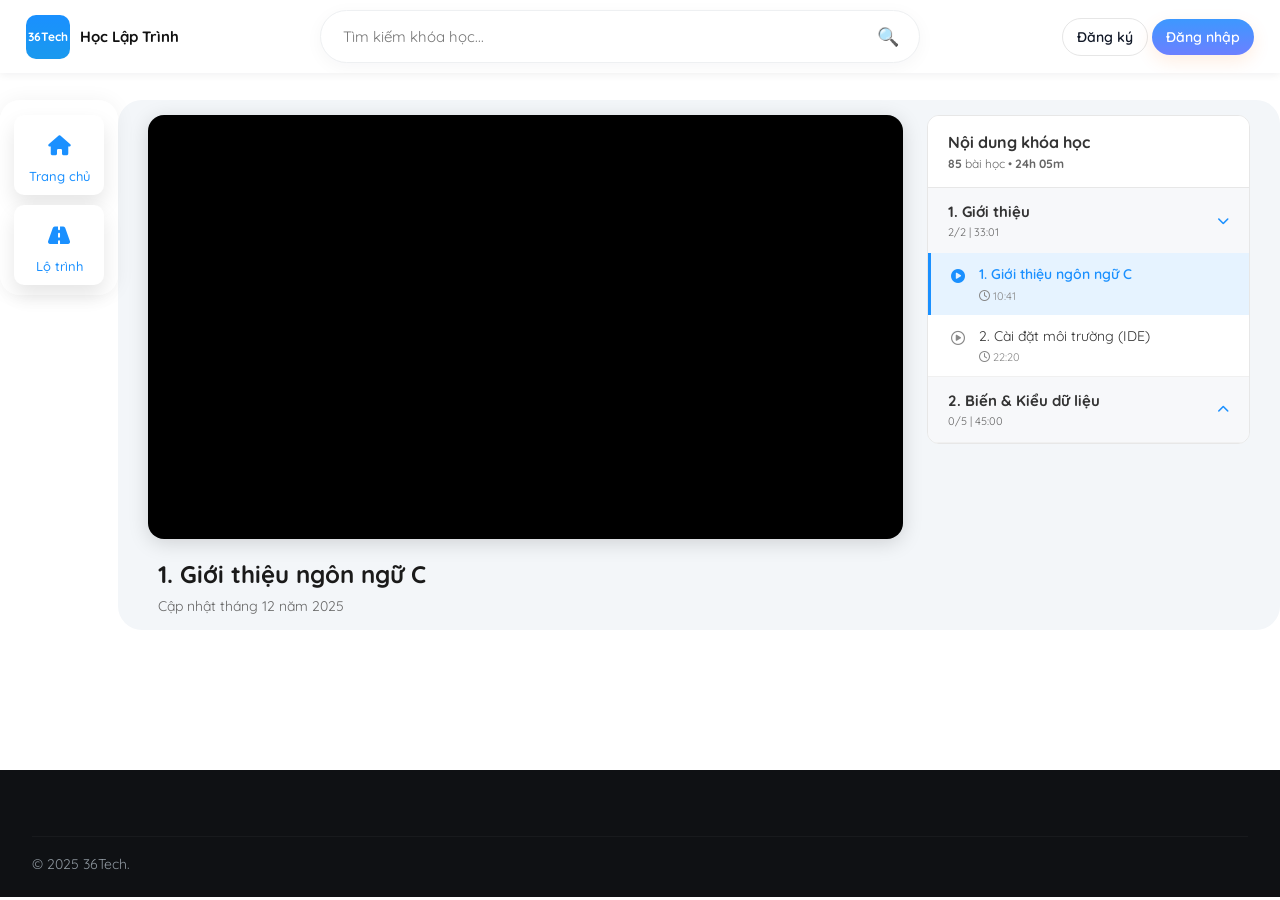
<file: public/test/video_khoa__hoc/index.html>
<!DOCTYPE html>
<html lang="vi">

<head>
    <meta charset="UTF-8">
    <meta name="viewport" content="width=device-width, initial-scale=1.0">
    <title>Chi tiết khóa học Lập trình C</title>

    <link rel="stylesheet" href="../../assets/css/index.css">
    <link rel="stylesheet" href="style_video.css">

    <link rel="stylesheet" href="https://cdnjs.cloudflare.com/ajax/libs/font-awesome/6.4.0/css/all.min.css">
    <link href="https://fonts.googleapis.com/css2?family=Inter:wght@400;500;600&display=swap" rel="stylesheet">
</head>

<body>
    <div class="page">
        <header class="header">
            <div class="header-inner">
                <div class="header-inner-left">
                    <a href="index.html" class="logo">
                        <span class="logo-badge">36Tech</span>
                        <span class="site-title">Học Lập Trình </span>
                    </a>
                </div>
                <div class="header-inner-center">
                    <form class="search" action="#" method="get">
                        <div class="search-wrapper">
                            <input id="search-input" name="q" type="search" placeholder="Tìm kiếm khóa học..."
                                autocomplete="off">
                            <button type="submit" class="search-btn">🔍</button>
                        </div>
                    </form>
                </div>
                <div class="header-inner-right">
                    <nav class="auth">
                        <a class="btn btn-ghost" href="#">Đăng ký</a>
                        <a class="btn btn-primary" href="#">Đăng nhập</a>
                    </nav>
                </div>
            </div>
        </header>

        <main class="main">
            <div class="main-left">
                <div class="main-left-btn">
                    <a href="index.html" style="text-decoration: none; color: inherit;">
                        <button class="btn-home">
                            <i style="font-size: 20px;" class="fa-solid fa-house"></i>
                            <p style="font-weight: 500;margin-top: 6px;">Trang chủ</p>
                        </button>
                    </a>
                </div>
                <div class="main-left-btn">
                    <button class="btn-road">
                        <i style="font-size: 20px;" class="fa-solid fa-road"></i>
                        <p style="font-weight: 500;margin-top: 6px;">Lộ trình</p>
                    </button>
                </div>
            </div>

            <div class="main-right">
                <div class="video-column">
                    <div class="video-wrapper">
                        <iframe src="https://www.youtube.com/embed/sjPq66rg1Kc?si=cDfMlI38jrQRt2Hc"
                            title="YouTube video player" frameborder="0"
                            allow="accelerometer; autoplay; clipboard-write; encrypted-media; gyroscope; picture-in-picture; web-share"
                            allowfullscreen></iframe>
                    </div>
                    <div class="video-info">
                        <h1 class="video-title">1. Giới thiệu ngôn ngữ C</h1>
                        <p class="video-desc">Cập nhật tháng 12 năm 2025</p>
                    </div>
                </div>

                <div class="playlist-column">
                    <div class="curriculum-header">
                        <h3>Nội dung khóa học</h3>
                        <div class="course-stats">
                            <span><strong>85</strong> bài học</span> • <span><strong>24h 05m</strong></span>
                        </div>
                    </div>

                    <div class="curriculum-list scroll-bar">
                        <div class="accordion-item">
                            <div class="list_title active-chapter" onclick="toggleDropdown(this)">
                                <div class="title-text">
                                    <strong class="chapter-name">1. Giới thiệu</strong>
                                    <span class="lesson-count">2/2 | 33:01</span>
                                </div>
                                <i class="fa-solid fa-chevron-down icon-toggle"></i>
                            </div>
                            <ul class="dropdown" style="display: block;">

                                <li class="lesson-item active"
                                    onclick="changeVideo(this, 'sjPq66rg1Kc', '1. Giới thiệu ngôn ngữ C')">
                                    <div class="lesson-info">
                                        <i class="fa-solid fa-circle-play status-icon"></i>
                                        <div class="lesson-text">
                                            <span class="lesson-name">1. Giới thiệu ngôn ngữ C</span>
                                            <span class="lesson-time"><i class="fa-regular fa-clock"></i> 10:41</span>
                                        </div>
                                    </div>
                                </li>

                                <li class="lesson-item"
                                    onclick="changeVideo(this, 'zHgI0gWk7yE', '2. Cài đặt môi trường (IDE)')">
                                    <div class="lesson-info">
                                        <i class="fa-regular fa-circle-play status-icon"></i>
                                        <div class="lesson-text">
                                            <span class="lesson-name">2. Cài đặt môi trường (IDE)</span>
                                            <span class="lesson-time"><i class="fa-regular fa-clock"></i> 22:20</span>
                                        </div>
                                    </div>
                                </li>
                            </ul>
                        </div>

                        <div class="accordion-item">
                            <div class="list_title" onclick="toggleDropdown(this)">
                                <div class="title-text">
                                    <strong class="chapter-name">2. Biến & Kiểu dữ liệu</strong>
                                    <span class="lesson-count">0/5 | 45:00</span>
                                </div>
                                <i class="fa-solid fa-chevron-up icon-toggle"></i>
                            </div>
                            <ul class="dropdown">
                                <li class="lesson-item" onclick="changeVideo(this, 'kH123abcXYZ', '3. Khái niệm biến')">
                                    <div class="lesson-info">
                                        <i class="fa-regular fa-circle-play status-icon"></i>
                                        <div class="lesson-text">
                                            <span class="lesson-name">3. Khái niệm biến</span>
                                            <span class="lesson-time"><i class="fa-regular fa-clock"></i> 08:00</span>
                                        </div>
                                    </div>
                                </li>
                            </ul>
                        </div>
                    </div>
                </div>
            </div>
        </main>

        <footer class="footer">
            <div class="footer-inner">
            </div>
            <div class="footer-bottom">
                <span>© 2025 36Tech.</span>
            </div>
        </footer>
    </div>

    <script src="scrip.js"></script>
</body>

</html>
</file>
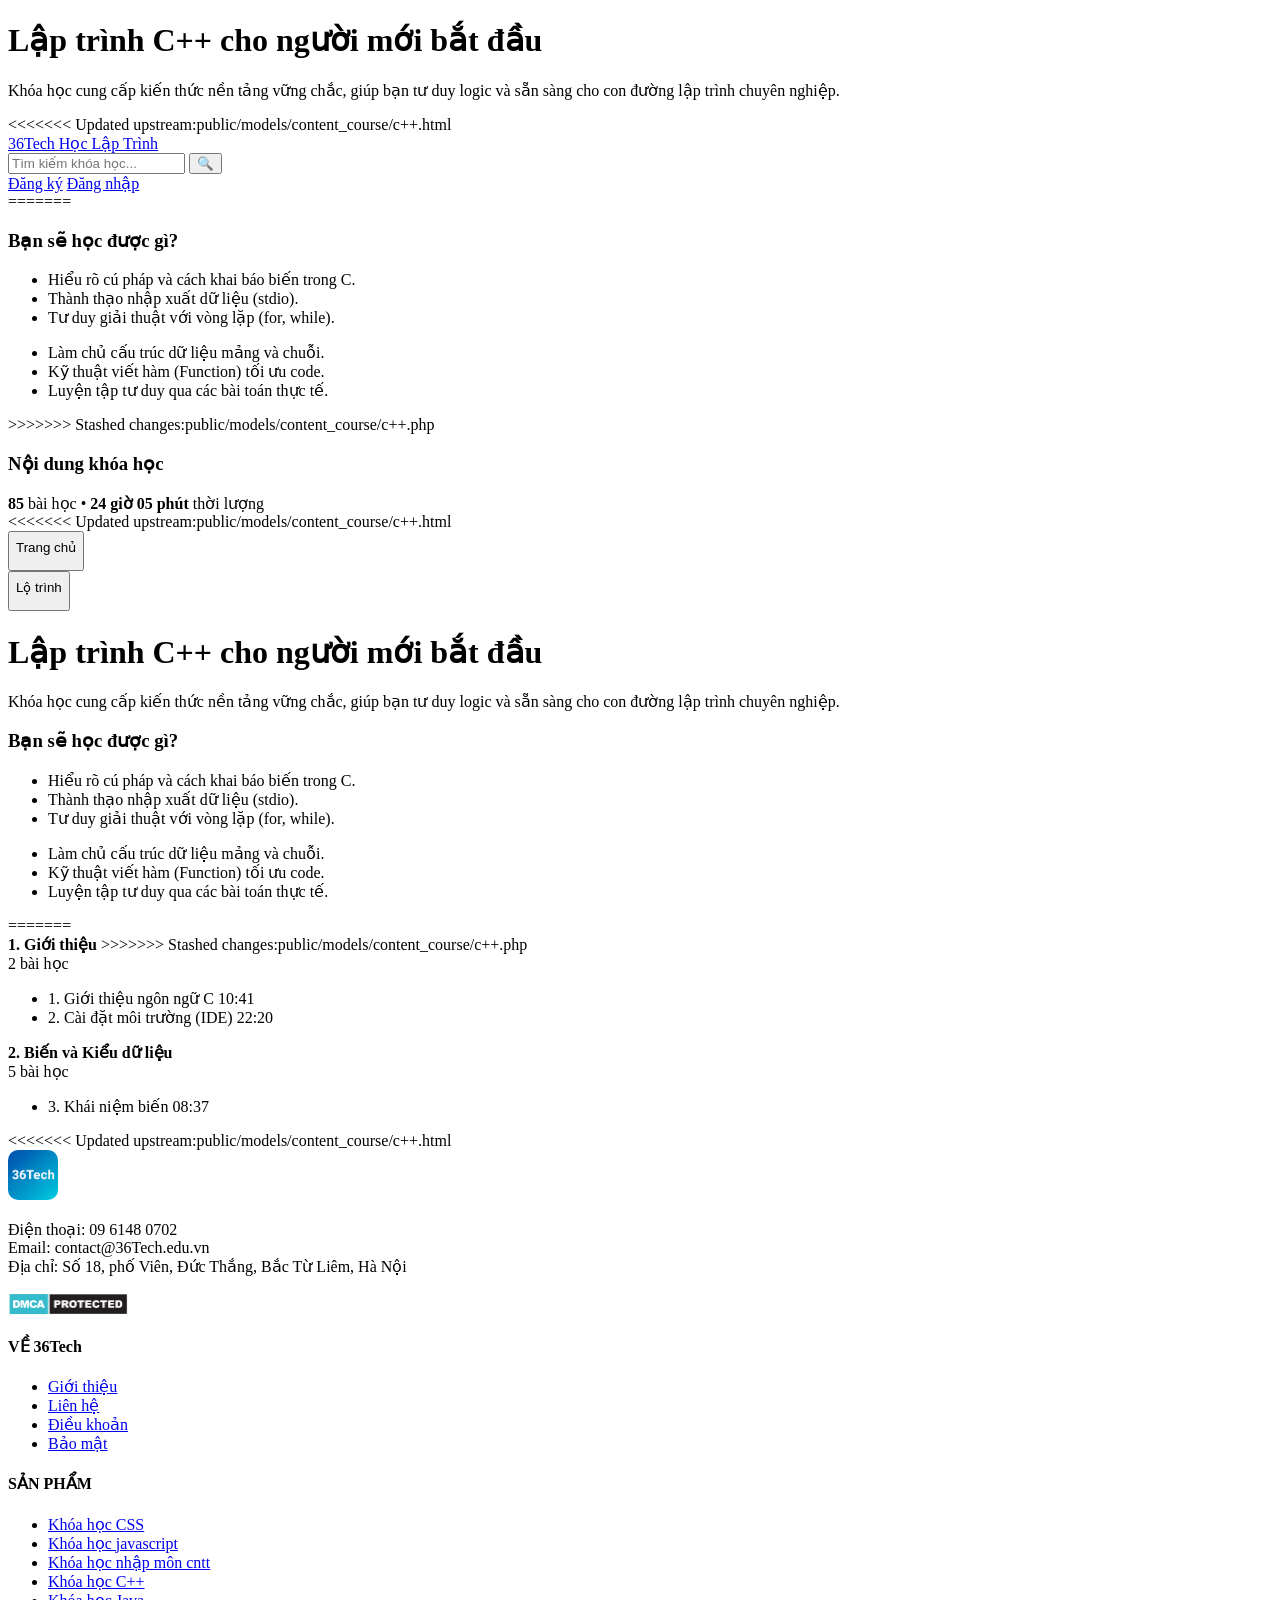
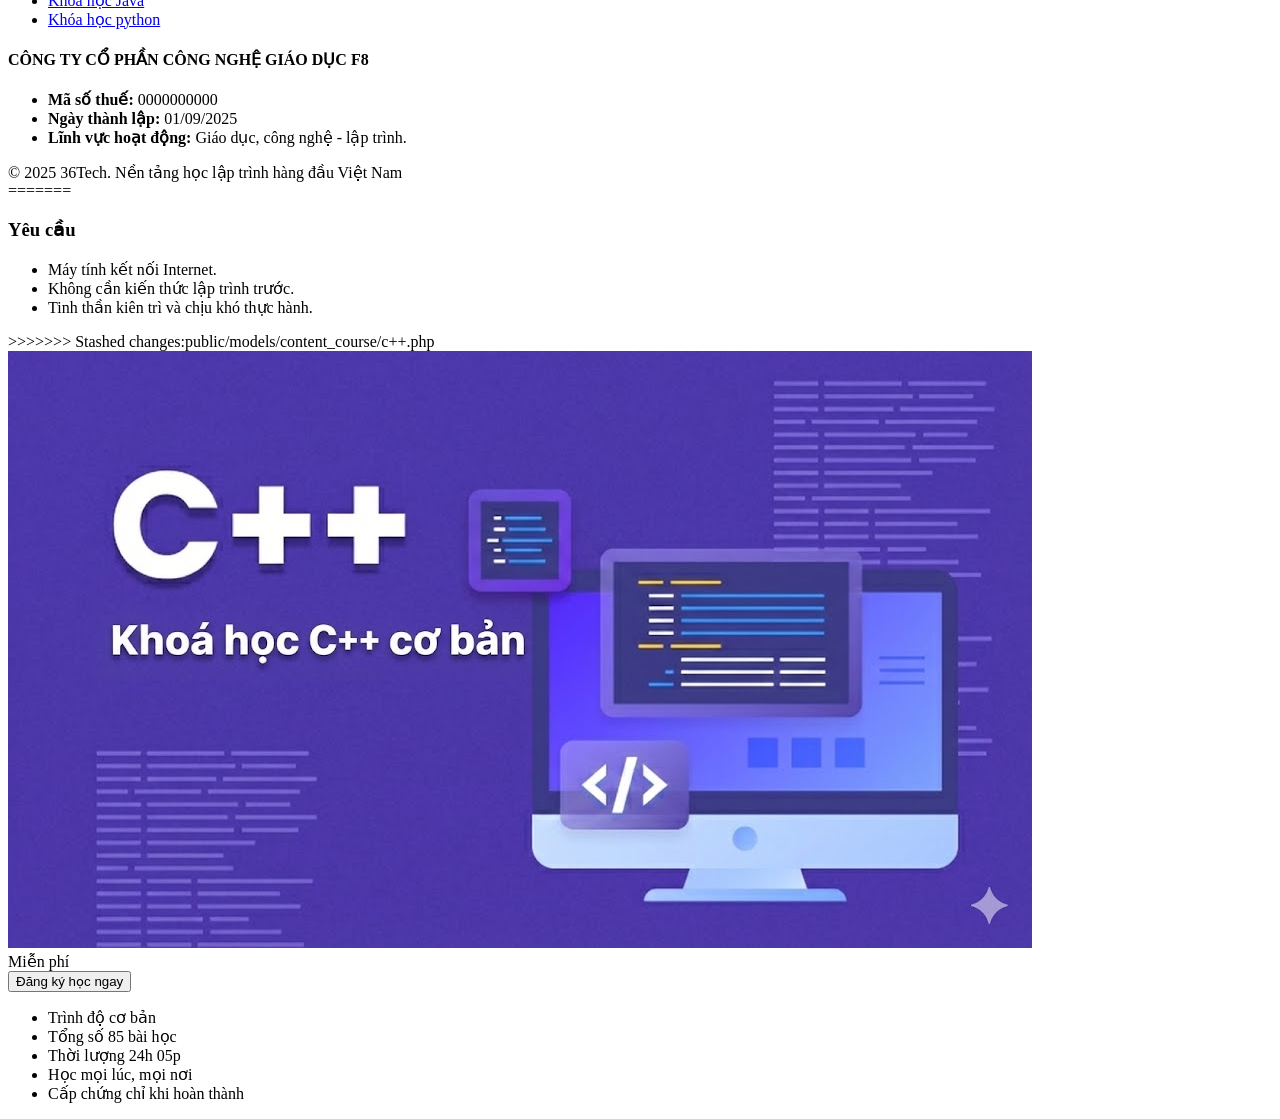
<file: public/models/content_course/c++.html>
<!DOCTYPE html>
<html lang="vi">

<body>
    <div class="container_content_inside_card">
        <div class="left_content_inside">
            <div class="course-header">
                <h1>Lập trình C++ cho người mới bắt đầu</h1>
                <p class="course-desc">Khóa học cung cấp kiến thức nền tảng vững chắc, giúp bạn tư duy logic
                    và sẵn sàng cho con đường lập trình chuyên nghiệp.</p>
            </div>

<<<<<<< Updated upstream:public/models/content_course/c++.html
        <header class="header">
            <div class="header-inner">
                <div class="header-inner-left">
                    <a href="index.html" class="logo" aria-label="F8 - Home">
                        <span class="logo-badge">36Tech</span>
                        <span class="site-title">Học Lập Trình </span>
                    </a>
                </div>
                <div class="header-inner-center">
                    <form class="search" role="search" action="#" method="get">
                        <div class="search-wrapper">
                            <input id="search-input" name="q" type="search" placeholder="Tìm kiếm khóa học..."
                                autocomplete="off">
                            <button type="submit" class="search-btn">🔍</button>
                        </div>
                    </form>
                </div>
                <div class="header-inner-right">
                    <nav class="auth">
                        <a class="btn btn-ghost" href="#">Đăng ký</a>
                        <a class="btn btn-primary" href="#">Đăng nhập</a>
                    </nav>
                </div>
            </div>
        </header>
=======
            <div class="what-you-learn-box">
                <h3><i class="fa-solid fa-check-double"></i> Bạn sẽ học được gì?</h3>
                <div class="learn-grid">
                    <ul class="list_gt">
                        <li>Hiểu rõ cú pháp và cách khai báo biến trong C.</li>
                        <li>Thành thạo nhập xuất dữ liệu (stdio).</li>
                        <li>Tư duy giải thuật với vòng lặp (for, while).</li>
                    </ul>
                    <ul class="list_gt">
                        <li>Làm chủ cấu trúc dữ liệu mảng và chuỗi.</li>
                        <li>Kỹ thuật viết hàm (Function) tối ưu code.</li>
                        <li>Luyện tập tư duy qua các bài toán thực tế.</li>
                    </ul>
                </div>
            </div>
>>>>>>> Stashed changes:public/models/content_course/c++.php

            <div class="curriculum-section">
                <h3>Nội dung khóa học</h3>
                <div class="course-stats">
                    <span><strong>85</strong> bài học</span>
                    <span>•</span>
                    <span><strong>24 giờ 05 phút</strong> thời lượng</span>
                </div>

<<<<<<< Updated upstream:public/models/content_course/c++.html
            <div class="main-left">
                <div class="main-left-btn">
                    <a href="index.html" style="text-decoration: none; color: inherit;">
                        <button class="btn-home">
                            <i style="font-size: 20px;" class="fa-solid fa-house"></i>
                            <p style="font-weight: 500;margin-top: 6px;">Trang chủ</p>
                        </button>
                    </a>
                </div>
                <div class="main-left-btn">
                    <button class="btn-road">
                        <i style="font-size: 20px;" class="fa-solid fa-road"></i>
                        <p style="font-weight: 500;margin-top: 6px;">Lộ trình</p>
                    </button>
                </div>
            </div>

            <div class="main-right">

                <div class="container_content_inside_card">
                    <div class="left_content_inside">
                        <div class="course-header">
                            <h1>Lập trình C++ cho người mới bắt đầu</h1>
                            <p class="course-desc">Khóa học cung cấp kiến thức nền tảng vững chắc, giúp bạn tư duy logic
                                và sẵn sàng cho con đường lập trình chuyên nghiệp.</p>
                        </div>

                        <div class="what-you-learn-box">
                            <h3><i class="fa-solid fa-check-double"></i> Bạn sẽ học được gì?</h3>
                            <div class="learn-grid">
                                <ul class="list_gt">
                                    <li>Hiểu rõ cú pháp và cách khai báo biến trong C.</li>
                                    <li>Thành thạo nhập xuất dữ liệu (stdio).</li>
                                    <li>Tư duy giải thuật với vòng lặp (for, while).</li>
                                </ul>
                                <ul class="list_gt">
                                    <li>Làm chủ cấu trúc dữ liệu mảng và chuỗi.</li>
                                    <li>Kỹ thuật viết hàm (Function) tối ưu code.</li>
                                    <li>Luyện tập tư duy qua các bài toán thực tế.</li>
                                </ul>
=======
                <div class="list_dropdown">
                    <div class="accordion-item">
                        <div class="list_title" onclick="toggleDropdown(this)">
                            <div class="title-text">
                                <i class="fa-solid fa-plus icon-toggle"></i>
                                <strong>1. Giới thiệu</strong>
>>>>>>> Stashed changes:public/models/content_course/c++.php
                            </div>
                            <span class="lesson-count">2 bài học</span>
                        </div>
                        <ul class="dropdown">
                            <li>
                                <span><i class="fa-regular fa-circle-play"></i> 1. Giới thiệu ngôn ngữ
                                    C</span>
                                <span class="time">10:41</span>
                            </li>
                            <li>
                                <span><i class="fa-regular fa-circle-play"></i> 2. Cài đặt môi trường
                                    (IDE)</span>
                                <span class="time">22:20</span>
                            </li>
                        </ul>
                    </div>

                    <div class="accordion-item">
                        <div class="list_title" onclick="toggleDropdown(this)">
                            <div class="title-text">
                                <i class="fa-solid fa-plus icon-toggle"></i>
                                <strong>2. Biến và Kiểu dữ liệu</strong>
                            </div>
                            <span class="lesson-count">5 bài học</span>
                        </div>
                        <ul class="dropdown">
                            <li>
                                <span><i class="fa-regular fa-circle-play"></i> 3. Khái niệm biến</span>
                                <span class="time">08:37</span>
                            </li>
                        </ul>
                    </div>
                </div>
            </div>

<<<<<<< Updated upstream:public/models/content_course/c++.html
        <footer class="footer">
            <div class="footer-inner">
                <div class="footer-col contact">
                    <a href="/" class="logo" aria-label="36Tech - Home">
                        <img style="border-radius: 10px;" src="../../assets/image/logo36Tech.png" alt="" width="50px"
                            height="50px">

                    </a>
                    <p>Điện thoại: 09 6148 0702<br>
                        Email: contact@36Tech.edu.vn<br>
                        Địa chỉ: Số 18, phố Viên, Đức Thắng, Bắc Từ Liêm, Hà Nội</p>
                    <img src="../../assets/image/DCMA.png" alt="DMCA Protected"
                        style="width:120px; margin-top:12px; display:block">
                </div>

                <div class="footer-col">
                    <h4>VỀ 36Tech</h4>
                    <ul>
                        <li><a href="#">Giới thiệu</a></li>
                        <li><a href="#">Liên hệ</a></li>
                        <li><a href="#">Điều khoản</a></li>
                        <li><a href="#">Bảo mật</a></li>
                    </ul>
                </div>

                <div class="footer-col">
                    <h4>SẢN PHẨM</h4>
                    <ul>
                        <li><a href="#">Khóa học CSS</a></li>
                        <li><a href="#">Khóa học javascript</a></li>
                        <li><a href="#">Khóa học nhập môn cntt </a></li>
                        <li><a href="#">Khóa học C++</a></li>
                        <li><a href="#">Khóa học Java</a></li>
                        <li><a href="#">Khóa học python</a></li>
                    </ul>
                </div>



                <div class="footer-col">
                    <h4>CÔNG TY CỔ PHẦN CÔNG NGHỆ GIÁO DỤC F8</h4>
                    <ul>
                        <li><strong>Mã số thuế:</strong> 0000000000</li>
                        <li><strong>Ngày thành lập:</strong> 01/09/2025</li>
                        <li><strong>Lĩnh vực hoạt động:</strong> Giáo dục, công nghệ - lập trình.</li>
                    </ul>
                </div>
            </div>
            <div class="footer-bottom">
                <span>© 2025 36Tech. Nền tảng học lập trình hàng đầu Việt Nam</span>
                <div class="social" style="display:flex; gap:12px">
                    <a href="#" aria-label="YouTube"><i class="fa-brands fa-youtube"></i></a>
                    <a href="#" aria-label="Facebook"><i class="fa-brands fa-facebook"></i></a>
                    <a href="#" aria-label="TikTok"><i class="fa-brands fa-tiktok"></i></a>
                </div>
            </div>
        </footer>
=======
            <div class="requirements-section">
                <h3>Yêu cầu</h3>
                <ul class="list_req">
                    <li><i class="fa-solid fa-circle-check"></i> Máy tính kết nối Internet.</li>
                    <li><i class="fa-solid fa-circle-check"></i> Không cần kiến thức lập trình trước.</li>
                    <li><i class="fa-solid fa-circle-check"></i> Tinh thần kiên trì và chịu khó thực hành.
                    </li>
                </ul>
            </div>
        </div>
>>>>>>> Stashed changes:public/models/content_course/c++.php

        <div class="right_content_wrapper">
            <div class="course-card">
                <div class="course-img-wrapper">
                    <img src="../img/c++.jpg" alt="Khóa học C++">
                    <div class="play-overlay"><i class="fa-solid fa-play"></i></div>
                </div>

                <div class="card-body">
                    <div class="price-tag">Miễn phí</div>
                    <button class="btn_buy">Đăng ký học ngay</button>

                    <ul class="course-features">
                        <li><i class="fa-solid fa-gauge-high"></i> Trình độ cơ bản</li>
                        <li><i class="fa-solid fa-film"></i> Tổng số 85 bài học</li>
                        <li><i class="fa-solid fa-clock"></i> Thời lượng 24h 05p</li>
                        <li><i class="fa-solid fa-battery-full"></i> Học mọi lúc, mọi nơi</li>
                        <li><i class="fa-solid fa-certificate"></i> Cấp chứng chỉ khi hoàn thành</li>
                    </ul>
                </div>
            </div>
        </div>
    </div>

</body>

</html>
</file>
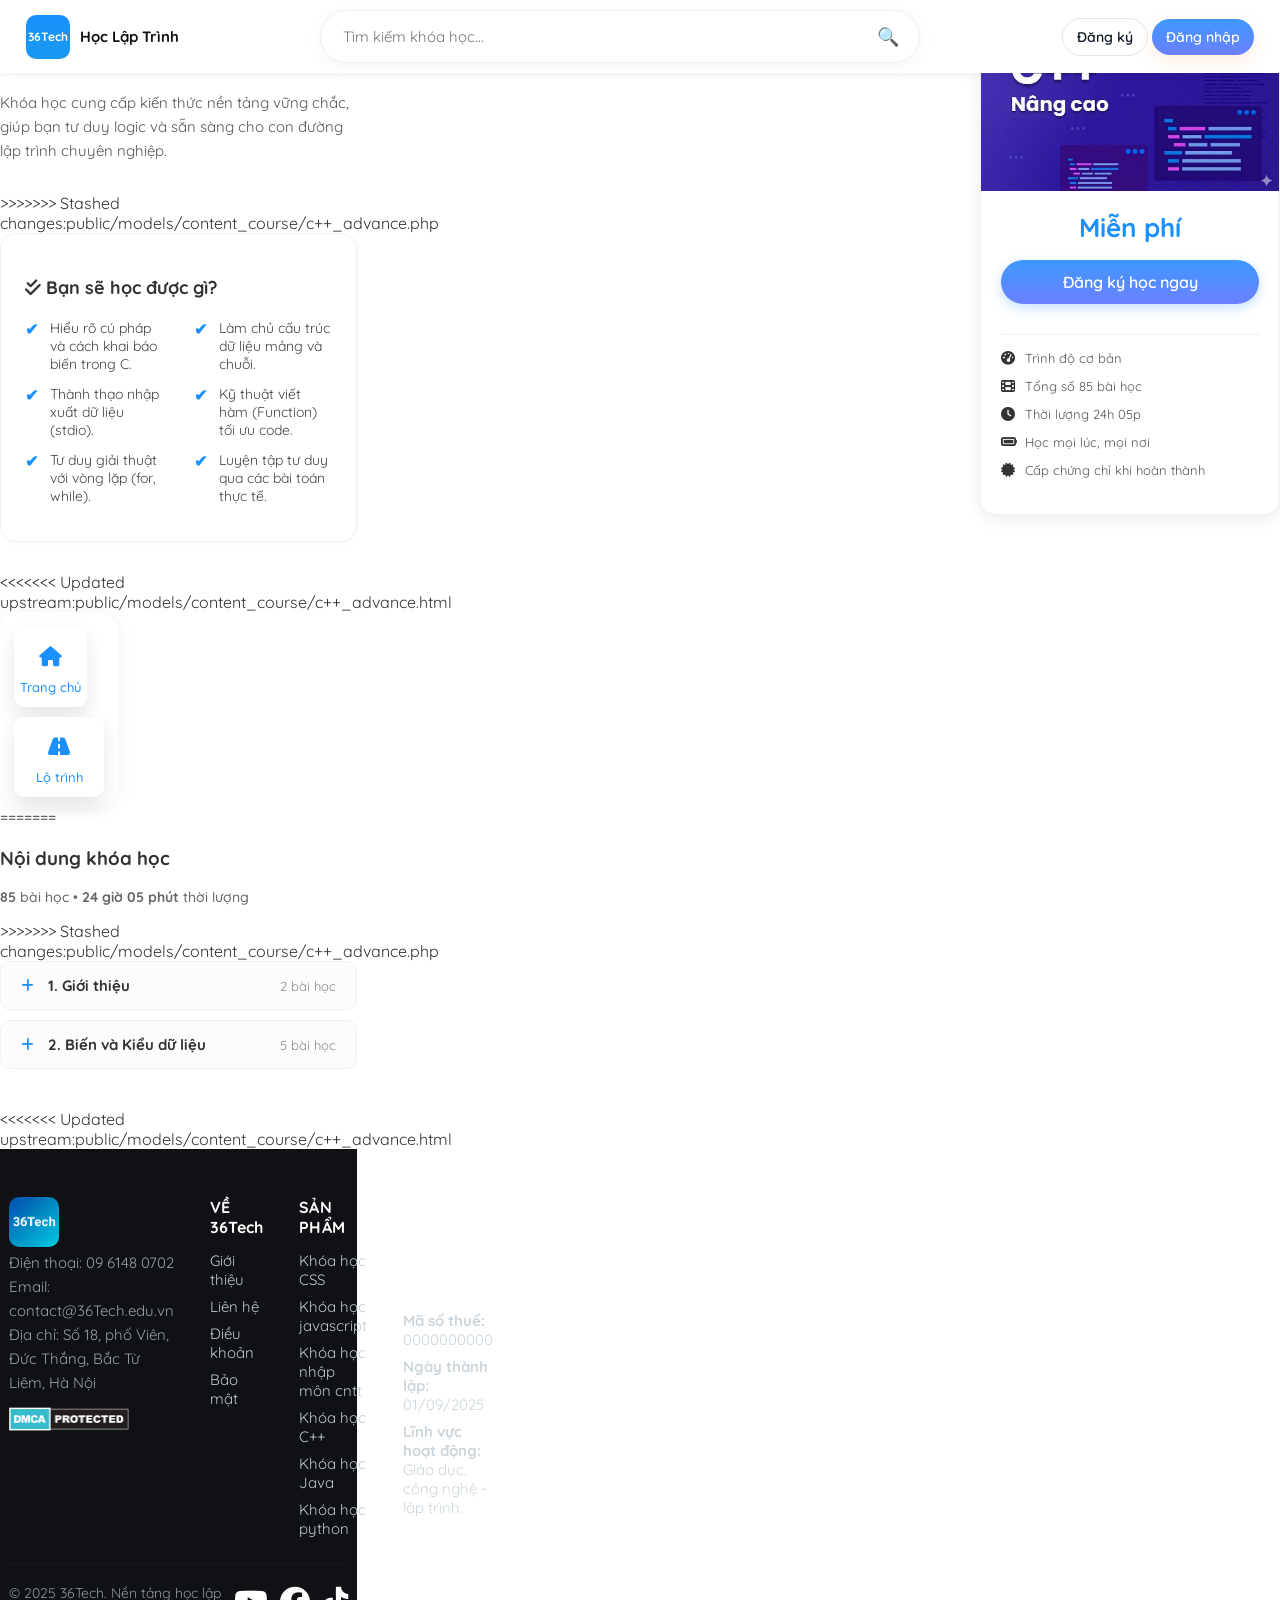
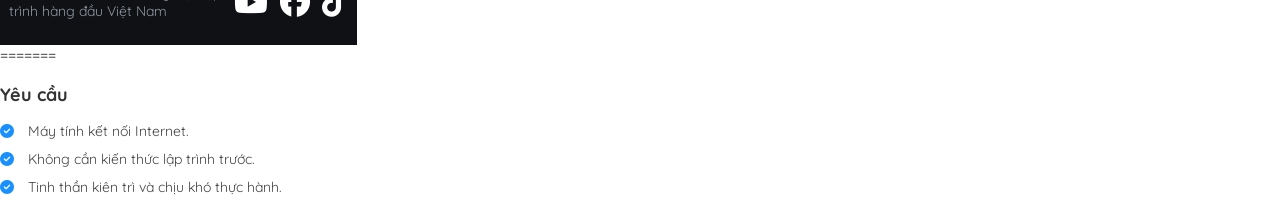
<file: public/models/content_course/c++_advance.html>
<!DOCTYPE html>
<html lang="vi">

<head>
    <meta charset="UTF-8">
    <meta name="viewport" content="width=device-width, initial-scale=1.0">
    <title>Chi tiết khóa học Lập trình C</title>
    <link rel="stylesheet" href="../../assets/css/index.css">
    <link rel="stylesheet" href="style_inside.css">
    <link rel="stylesheet" href="https://cdnjs.cloudflare.com/ajax/libs/font-awesome/6.4.0/css/all.min.css">
    <link
        href="https://fonts.googleapis.com/css2?family=Inter:wght@400;500;600&family=Poppins:wght@600;700&display=swap"
        rel="stylesheet">

</head>

<body>

<<<<<<< Updated upstream:public/models/content_course/c++_advance.html
        <header class="header">
            <div class="header-inner">
                <div class="header-inner-left">
                    <a href="index.html" class="logo" aria-label="F8 - Home">
                        <span class="logo-badge">36Tech</span>
                        <span class="site-title">Học Lập Trình </span>
                    </a>
                </div>
                <div class="header-inner-center">
                    <form class="search" role="search" action="#" method="get">
                        <div class="search-wrapper">
                            <input id="search-input" name="q" type="search" placeholder="Tìm kiếm khóa học..."
                                autocomplete="off">
                            <button type="submit" class="search-btn">🔍</button>
                        </div>
                    </form>
                </div>
                <div class="header-inner-right">
                    <nav class="auth">
                        <a class="btn btn-ghost" href="#">Đăng ký</a>
                        <a class="btn btn-primary" href="#">Đăng nhập</a>
                    </nav>
                </div>
            </div>
        </header>
=======
    <div class="container_content_inside_card">
        <div class="left_content_inside">
            <div class="course-header">
                <h1>Lập trình C++ nâng cao</h1>
                <p class="course-desc">Khóa học cung cấp kiến thức nền tảng vững chắc, giúp bạn tư duy logic
                    và sẵn sàng cho con đường lập trình chuyên nghiệp.</p>
            </div>
>>>>>>> Stashed changes:public/models/content_course/c++_advance.php

            <div class="what-you-learn-box">
                <h3><i class="fa-solid fa-check-double"></i> Bạn sẽ học được gì?</h3>
                <div class="learn-grid">
                    <ul class="list_gt">
                        <li>Hiểu rõ cú pháp và cách khai báo biến trong C.</li>
                        <li>Thành thạo nhập xuất dữ liệu (stdio).</li>
                        <li>Tư duy giải thuật với vòng lặp (for, while).</li>
                    </ul>
                    <ul class="list_gt">
                        <li>Làm chủ cấu trúc dữ liệu mảng và chuỗi.</li>
                        <li>Kỹ thuật viết hàm (Function) tối ưu code.</li>
                        <li>Luyện tập tư duy qua các bài toán thực tế.</li>
                    </ul>
                </div>
            </div>

<<<<<<< Updated upstream:public/models/content_course/c++_advance.html
            <div class="main-left">
                <div class="main-left-btn">
                    <a href="index.html" style="text-decoration: none; color: inherit;">
                        <button class="btn-home">
                            <i style="font-size: 20px;" class="fa-solid fa-house"></i>
                            <p style="font-weight: 500;margin-top: 6px;">Trang chủ</p>
                        </button>
                    </a>
                </div>
                <div class="main-left-btn">
                    <button class="btn-road">
                        <i style="font-size: 20px;" class="fa-solid fa-road"></i>
                        <p style="font-weight: 500;margin-top: 6px;">Lộ trình</p>
                    </button>
                </div>
            </div>
=======
            <div class="curriculum-section">
                <h3>Nội dung khóa học</h3>
                <div class="course-stats">
                    <span><strong>85</strong> bài học</span>
                    <span>•</span>
                    <span><strong>24 giờ 05 phút</strong> thời lượng</span>
                </div>
>>>>>>> Stashed changes:public/models/content_course/c++_advance.php

                <div class="list_dropdown">
                    <div class="accordion-item">
                        <div class="list_title" onclick="toggleDropdown(this)">
                            <div class="title-text">
                                <i class="fa-solid fa-plus icon-toggle"></i>
                                <strong>1. Giới thiệu</strong>
                            </div>
                            <span class="lesson-count">2 bài học</span>
                        </div>
                        <ul class="dropdown">
                            <li>
                                <span><i class="fa-regular fa-circle-play"></i> 1. Giới thiệu ngôn ngữ
                                    C</span>
                                <span class="time">10:41</span>
                            </li>
                            <li>
                                <span><i class="fa-regular fa-circle-play"></i> 2. Cài đặt môi trường
                                    (IDE)</span>
                                <span class="time">22:20</span>
                            </li>
                        </ul>
                    </div>

                    <div class="accordion-item">
                        <div class="list_title" onclick="toggleDropdown(this)">
                            <div class="title-text">
                                <i class="fa-solid fa-plus icon-toggle"></i>
                                <strong>2. Biến và Kiểu dữ liệu</strong>
                            </div>
                            <span class="lesson-count">5 bài học</span>
                        </div>
                        <ul class="dropdown">
                            <li>
                                <span><i class="fa-regular fa-circle-play"></i> 3. Khái niệm biến</span>
                                <span class="time">08:37</span>
                            </li>
                        </ul>
                    </div>
                </div>
            </div>

<<<<<<< Updated upstream:public/models/content_course/c++_advance.html
        <footer class="footer">
            <div class="footer-inner">
                <div class="footer-col contact">
                    <a href="/" class="logo" aria-label="36Tech - Home">
                        <img style="border-radius: 10px;" src="../../assets/image/logo36Tech.png" alt="" width="50px"
                            height="50px">

                    </a>
                    <p>Điện thoại: 09 6148 0702<br>
                        Email: contact@36Tech.edu.vn<br>
                        Địa chỉ: Số 18, phố Viên, Đức Thắng, Bắc Từ Liêm, Hà Nội</p>
                    <img src="../../assets/image/DCMA.png" alt="DMCA Protected"
                        style="width:120px; margin-top:12px; display:block">
                </div>

                <div class="footer-col">
                    <h4>VỀ 36Tech</h4>
                    <ul>
                        <li><a href="#">Giới thiệu</a></li>
                        <li><a href="#">Liên hệ</a></li>
                        <li><a href="#">Điều khoản</a></li>
                        <li><a href="#">Bảo mật</a></li>
                    </ul>
                </div>

                <div class="footer-col">
                    <h4>SẢN PHẨM</h4>
                    <ul>
                        <li><a href="#">Khóa học CSS</a></li>
                        <li><a href="#">Khóa học javascript</a></li>
                        <li><a href="#">Khóa học nhập môn cntt </a></li>
                        <li><a href="#">Khóa học C++</a></li>
                        <li><a href="#">Khóa học Java</a></li>
                        <li><a href="#">Khóa học python</a></li>
                    </ul>
                </div>



                <div class="footer-col">
                    <h4>CÔNG TY CỔ PHẦN CÔNG NGHỆ GIÁO DỤC F8</h4>
                    <ul>
                        <li><strong>Mã số thuế:</strong> 0000000000</li>
                        <li><strong>Ngày thành lập:</strong> 01/09/2025</li>
                        <li><strong>Lĩnh vực hoạt động:</strong> Giáo dục, công nghệ - lập trình.</li>
                    </ul>
                </div>
            </div>
            <div class="footer-bottom">
                <span>© 2025 36Tech. Nền tảng học lập trình hàng đầu Việt Nam</span>
                <div class="social" style="display:flex; gap:12px">
                    <a href="#" aria-label="YouTube"><i class="fa-brands fa-youtube"></i></a>
                    <a href="#" aria-label="Facebook"><i class="fa-brands fa-facebook"></i></a>
                    <a href="#" aria-label="TikTok"><i class="fa-brands fa-tiktok"></i></a>
                </div>
            </div>
        </footer>
=======
            <div class="requirements-section">
                <h3>Yêu cầu</h3>
                <ul class="list_req">
                    <li><i class="fa-solid fa-circle-check"></i> Máy tính kết nối Internet.</li>
                    <li><i class="fa-solid fa-circle-check"></i> Không cần kiến thức lập trình trước.</li>
                    <li><i class="fa-solid fa-circle-check"></i> Tinh thần kiên trì và chịu khó thực hành.
                    </li>
                </ul>
            </div>
        </div>
>>>>>>> Stashed changes:public/models/content_course/c++_advance.php

        <div class="right_content_wrapper">
            <div class="course-card">
                <div class="course-img-wrapper">
                    <img src="../img/c++_advance.jpg" alt="Khóa học C++ nâng cao">
                    <div class="play-overlay"><i class="fa-solid fa-play"></i></div>
                </div>

                <div class="card-body">
                    <div class="price-tag">Miễn phí</div>
                    <button class="btn_buy">Đăng ký học ngay</button>

                    <ul class="course-features">
                        <li><i class="fa-solid fa-gauge-high"></i> Trình độ cơ bản</li>
                        <li><i class="fa-solid fa-film"></i> Tổng số 85 bài học</li>
                        <li><i class="fa-solid fa-clock"></i> Thời lượng 24h 05p</li>
                        <li><i class="fa-solid fa-battery-full"></i> Học mọi lúc, mọi nơi</li>
                        <li><i class="fa-solid fa-certificate"></i> Cấp chứng chỉ khi hoàn thành</li>
                    </ul>
                </div>
            </div>
        </div>
    </div>

</body>

</html>
</file>
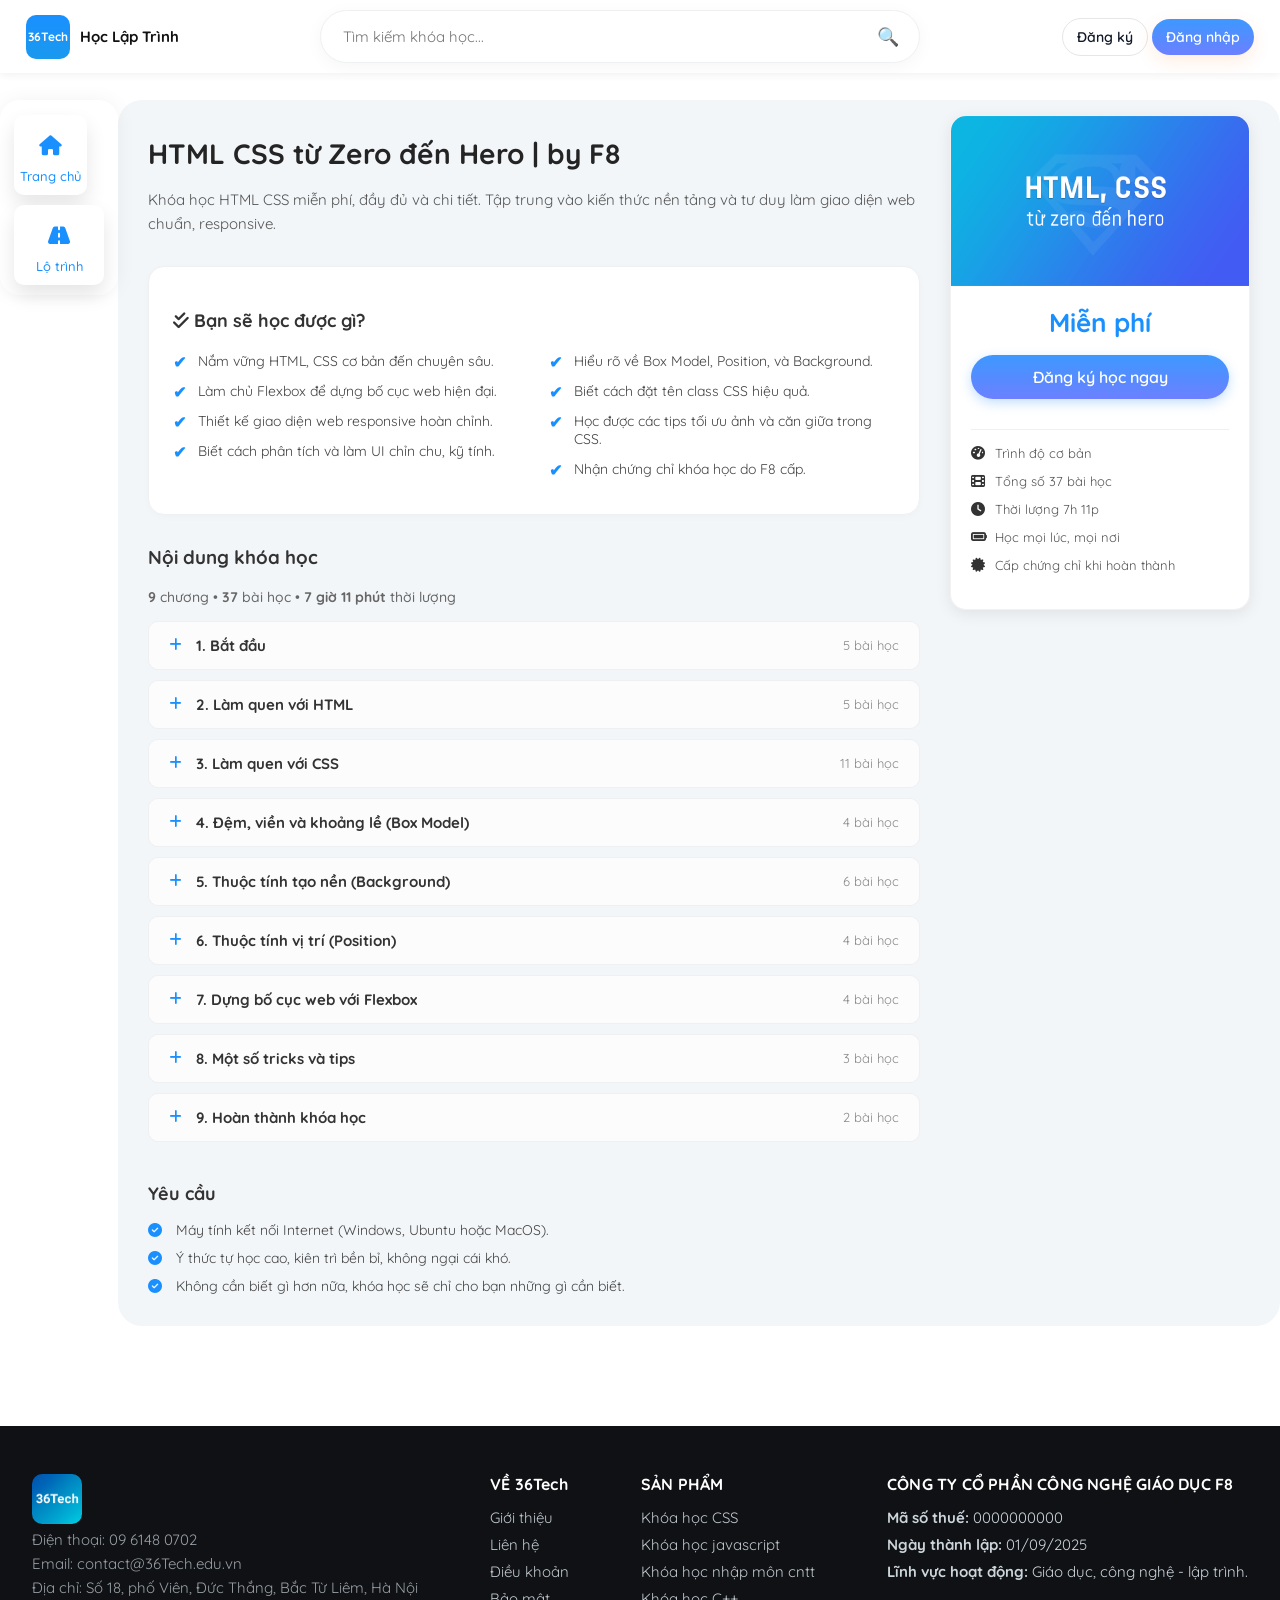
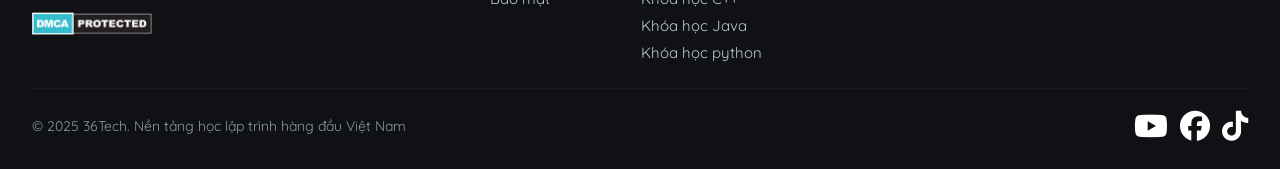
<file: public/models/content_course/html,css.html>
<!DOCTYPE html>
<html lang="vi">

<head>
    <meta charset="UTF-8">
    <meta name="viewport" content="width=device-width, initial-scale=1.0">
    <title>HTML CSS từ Zero đến Hero | by F8</title>

    <link rel="stylesheet" href="../../assets/css/index.css">

    <link rel="stylesheet" href="style_inside.css">

    <link rel="stylesheet" href="https://cdnjs.cloudflare.com/ajax/libs/font-awesome/6.4.0/css/all.min.css">
    <link
        href="https://fonts.googleapis.com/css2?family=Inter:wght@400;500;600&family=Poppins:wght@600;700&display=swap"
        rel="stylesheet">

</head>

<body>
    <div class="page">

        <header class="header">
            <div class="header-inner">
                <div class="header-inner-left">
                    <a href="index.html" class="logo" aria-label="F8 - Home">
                        <span class="logo-badge">36Tech</span>
                        <span class="site-title">Học Lập Trình </span>
                    </a>
                </div>
                <div class="header-inner-center">
                    <form class="search" role="search" action="#" method="get">
                        <div class="search-wrapper">
                            <input id="search-input" name="q" type="search" placeholder="Tìm kiếm khóa học..."
                                autocomplete="off">
                            <button type="submit" class="search-btn">🔍</button>
                        </div>
                    </form>
                </div>
                <div class="header-inner-right">
                    <nav class="auth">
                        <a class="btn btn-ghost" href="#">Đăng ký</a>
                        <a class="btn btn-primary" href="#">Đăng nhập</a>
                    </nav>
                </div>
            </div>
        </header>

        <main class="main">

            <div class="main-left">
                <div class="main-left-btn">
                    <a href="index.html" style="text-decoration: none; color: inherit;">
                        <button class="btn-home">
                            <i style="font-size: 20px;" class="fa-solid fa-house"></i>
                            <p style="font-weight: 500;margin-top: 6px;">Trang chủ</p>
                        </button>
                    </a>
                </div>
                <div class="main-left-btn">
                    <button class="btn-road">
                        <i style="font-size: 20px;" class="fa-solid fa-road"></i>
                        <p style="font-weight: 500;margin-top: 6px;">Lộ trình</p>
                    </button>
                </div>
            </div>

            <div class="main-right">

                <div class="container_content_inside_card">
                    <div class="left_content_inside">
                        <div class="course-header">
                            <h1>HTML CSS từ Zero đến Hero | by F8</h1>
                            <p class="course-desc">Khóa học HTML CSS miễn phí, đầy đủ và chi tiết. Tập trung vào kiến thức nền tảng và tư duy làm giao diện web chuẩn, responsive.</p>
                        </div>

                        <div class="what-you-learn-box">
                            <h3><i class="fa-solid fa-check-double"></i> Bạn sẽ học được gì?</h3>
                            <div class="learn-grid">
                                <ul class="list_gt">
                                    <li>Nắm vững HTML, CSS cơ bản đến chuyên sâu.</li>
                                    <li>Làm chủ Flexbox để dựng bố cục web hiện đại.</li>
                                    <li>Thiết kế giao diện web responsive hoàn chỉnh.</li>
                                    <li>Biết cách phân tích và làm UI chỉn chu, kỹ tính.</li>
                                </ul>
                                <ul class="list_gt">
                                    <li>Hiểu rõ về Box Model, Position, và Background.</li>
                                    <li>Biết cách đặt tên class CSS hiệu quả.</li>
                                    <li>Học được các tips tối ưu ảnh và căn giữa trong CSS.</li>
                                    <li>Nhận chứng chỉ khóa học do F8 cấp.</li>
                                </ul>
                            </div>
                        </div>

                        <div class="curriculum-section">
                            <h3>Nội dung khóa học</h3>
                            <div class="course-stats">
                                <span><strong>9</strong> chương</span>
                                <span>•</span>
                                <span><strong>37</strong> bài học</span>
                                <span>•</span>
                                <span><strong>7 giờ 11 phút</strong> thời lượng</span>
                            </div>

                            <div class="list_dropdown">

                                <div class="accordion-item">
                                    <div class="list_title" onclick="toggleDropdown(this)">
                                        <div class="title-text">
                                            <i class="fa-solid fa-plus icon-toggle"></i>
                                            <strong>1. Bắt đầu</strong>
                                        </div>
                                        <span class="lesson-count">5 bài học</span>
                                    </div>
                                    <ul class="dropdown">
                                        <li><span><i class="fa-regular fa-circle-play"></i> 1. Bạn sẽ làm được gì sau khóa học?</span><span class="time">03:15</span></li>
                                        <li><span><i class="fa-regular fa-circle-play"></i> 2. Tìm hiểu về HTML, CSS</span><span class="time">02:29</span></li>
                                        <li><span><i class="fa-regular fa-circle-play"></i> 3. Làm quen với Dev tools</span><span class="time">03:55</span></li>
                                        <li><span><i class="fa-regular fa-circle-play"></i> 4. Cài đặt VS Code, Page Ruler extension</span><span class="time">02:57</span></li>
                                        <li><span><i class="fa-regular fa-circle-play"></i> 5. Khắc phục lỗi cài đặt Page Ruler Redux</span><span class="time">04:03</span></li>
                                    </ul>
                                </div>

                                <div class="accordion-item">
                                    <div class="list_title" onclick="toggleDropdown(this)">
                                        <div class="title-text">
                                            <i class="fa-solid fa-plus icon-toggle"></i>
                                            <strong>2. Làm quen với HTML</strong>
                                        </div>
                                        <span class="lesson-count">5 bài học</span>
                                    </div>
                                    <ul class="dropdown">
                                        <li><span><i class="fa-regular fa-circle-play"></i> 6. Cấu trúc của 1 file HTML</span><span class="time">06:20</span></li>
                                        <li><span><i class="fa-regular fa-circle-play"></i> 7. Làm quen với màn thử thách</span><span class="time">01:00</span></li>
                                        <li><span><i class="fa-regular fa-circle-play"></i> 8. Các thẻ HTML thông dụng</span><span class="time">11:08</span></li>
                                        <li><span><i class="fa-regular fa-circle-play"></i> 9. Attribute trong HTML là gì?</span><span class="time">01:54</span></li>
                                        <li><span><i class="fa-regular fa-circle-play"></i> 10. Cách quản lý thư mục dự án</span><span class="time">11:50</span></li>
                                    </ul>
                                </div>

                                <div class="accordion-item">
                                    <div class="list_title" onclick="toggleDropdown(this)">
                                        <div class="title-text">
                                            <i class="fa-solid fa-plus icon-toggle"></i>
                                            <strong>3. Làm quen với CSS</strong>
                                        </div>
                                        <span class="lesson-count">11 bài học</span>
                                    </div>
                                    <ul class="dropdown">
                                        <li><span><i class="fa-regular fa-circle-play"></i> 11. Sử dụng CSS trong HTML</span><span class="time">07:13</span></li>
                                        <li><span><i class="fa-regular fa-circle-play"></i> 12. ID và Class</span><span class="time">04:18</span></li>
                                        <li><span><i class="fa-regular fa-circle-play"></i> 13. CSS selectors cơ bản #1</span><span class="time">23:09</span></li>
                                        <li><span><i class="fa-regular fa-circle-play"></i> 14. Độ ưu tiên trong CSS</span><span class="time">10:31</span></li>
                                        <li><span><i class="fa-regular fa-circle-play"></i> 15. Sử dụng biến trong CSS</span><span class="time">03:48</span></li>
                                        <li><span><i class="fa-regular fa-circle-play"></i> 16. Các đơn vị trong CSS</span><span class="time">10:56</span></li>
                                        <li><span><i class="fa-regular fa-circle-play"></i> 17. Một số hàm trong CSS</span><span class="time">06:14</span></li>
                                        <li><span><i class="fa-regular fa-circle-play"></i> 18. Pseudo classes trong CSS</span><span class="time">03:43</span></li>
                                        <li><span><i class="fa-regular fa-circle-play"></i> 19. Pseudo elements trong CSS</span><span class="time">06:15</span></li>
                                        <li><span><i class="fa-regular fa-circle-play"></i> 20. Thực hành sử dụng pseudo elements</span><span class="time">04:19</span></li>
                                    </ul>
                                </div>

                                <div class="accordion-item">
                                    <div class="list_title" onclick="toggleDropdown(this)">
                                        <div class="title-text">
                                            <i class="fa-solid fa-plus icon-toggle"></i>
                                            <strong>4. Đệm, viền và khoảng lề (Box Model)</strong>
                                        </div>
                                        <span class="lesson-count">4 bài học</span>
                                    </div>
                                    <ul class="dropdown">
                                        <li><span><i class="fa-regular fa-circle-play"></i> 21. Thuộc tính padding (đệm)</span><span class="time">06:20</span></li>
                                        <li><span><i class="fa-regular fa-circle-play"></i> 22. Thuộc tính border (đường viền)</span><span class="time">06:06</span></li>
                                        <li><span><i class="fa-regular fa-circle-play"></i> 23. Thuộc tính margin (khoảng cách lề)</span><span class="time">05:31</span></li>
                                        <li><span><i class="fa-regular fa-circle-play"></i> 24. Thuộc tính box-sizing</span><span class="time">05:12</span></li>
                                    </ul>
                                </div>

                                <div class="accordion-item">
                                    <div class="list_title" onclick="toggleDropdown(this)">
                                        <div class="title-text">
                                            <i class="fa-solid fa-plus icon-toggle"></i>
                                            <strong>5. Thuộc tính tạo nền (Background)</strong>
                                        </div>
                                        <span class="lesson-count">6 bài học</span>
                                    </div>
                                    <ul class="dropdown">
                                        <li><span><i class="fa-regular fa-circle-play"></i> 25. Thuộc tính background-image</span><span class="time">12:47</span></li>
                                        <li><span><i class="fa-regular fa-circle-play"></i> 26. Thuộc tính background-size với cover, contain</span><span class="time">03:17</span></li>
                                        <li><span><i class="fa-regular fa-circle-play"></i> 27. Thuộc tính background-origin</span><span class="time">02:58</span></li>
                                        <li><span><i class="fa-regular fa-circle-play"></i> 28. Thuộc tính background-position</span><span class="time">04:15</span></li>
                                        <li><span><i class="fa-regular fa-circle-play"></i> 29. Cú pháp "shorthand" cho background</span><span class="time">02:30</span></li>
                                        <li><span><i class="fa-regular fa-circle-play"></i> 30. Tìm hiểu về các giá trị màu sắc trong CSS</span><span class="time">14:36</span></li>
                                    </ul>
                                </div>

                                <div class="accordion-item">
                                    <div class="list_title" onclick="toggleDropdown(this)">
                                        <div class="title-text">
                                            <i class="fa-solid fa-plus icon-toggle"></i>
                                            <strong>6. Thuộc tính vị trí (Position)</strong>
                                        </div>
                                        <span class="lesson-count">4 bài học</span>
                                    </div>
                                    <ul class="dropdown">
                                        <li><span><i class="fa-regular fa-circle-play"></i> 31. CSS position relative</span><span class="time">03:04</span></li>
                                        <li><span><i class="fa-regular fa-circle-play"></i> 32. CSS position absolute</span><span class="time">07:58</span></li>
                                        <li><span><i class="fa-regular fa-circle-play"></i> 33. CSS position fixed</span><span class="time">03:29</span></li>
                                        <li><span><i class="fa-regular fa-circle-play"></i> 34. CSS position sticky</span><span class="time">03:18</span></li>
                                    </ul>
                                </div>

                                <div class="accordion-item">
                                    <div class="list_title" onclick="toggleDropdown(this)">
                                        <div class="title-text">
                                            <i class="fa-solid fa-plus icon-toggle"></i>
                                            <strong>7. Dựng bố cục web với Flexbox</strong>
                                        </div>
                                        <span class="lesson-count">4 bài học</span>
                                    </div>
                                    <ul class="dropdown">
                                        <li><span><i class="fa-regular fa-circle-play"></i> 35. Giới thiệu Flexbox</span><span class="time">05:57</span></li>
                                        <li><span><i class="fa-regular fa-circle-play"></i> 36. Thuộc tính CSS trong Flexbox</span><span class="time">06:26</span></li>
                                        <li><span><i class="fa-regular fa-circle-play"></i> 37. Học Flexbox qua ví dụ</span><span class="time">35:04</span></li>
                                        <li><span><i class="fa-regular fa-circle-play"></i> 38. Để học Flexbox tốt hơn bạn nên xem video này</span><span class="time">14:23</span></li>
                                    </ul>
                                </div>

                                <div class="accordion-item">
                                    <div class="list_title" onclick="toggleDropdown(this)">
                                        <div class="title-text">
                                            <i class="fa-solid fa-plus icon-toggle"></i>
                                            <strong>8. Một số tricks và tips</strong>
                                        </div>
                                        <span class="lesson-count">3 bài học</span>
                                    </div>
                                    <ul class="dropdown">
                                        <li><span><i class="fa-regular fa-circle-play"></i> 39. Các cách căn giữa trong CSS</span><span class="time">16:54</span></li>
                                        <li><span><i class="fa-regular fa-circle-play"></i> 40. Hiển thị ảnh dự phòng khi ảnh chính lỗi</span><span class="time">06:27</span></li>
                                        <li><span><i class="fa-regular fa-circle-play"></i> 41. Tối ưu perfomance hình ảnh với srcset</span><span class="time">38:46</span></li>
                                    </ul>
                                </div>

                                <div class="accordion-item">
                                    <div class="list_title" onclick="toggleDropdown(this)">
                                        <div class="title-text">
                                            <i class="fa-solid fa-plus icon-toggle"></i>
                                            <strong>9. Hoàn thành khóa học</strong>
                                        </div>
                                        <span class="lesson-count">2 bài học</span>
                                    </div>
                                    <ul class="dropdown">
                                        <li><span><i class="fa-regular fa-circle-play"></i> 42. Ứng tuyển xin việc làm</span><span class="time">12:00</span></li>
                                        <li><span><i class="fa-regular fa-circle-play"></i> 43. Hoàn thành khóa học</span><span class="time">01:00</span></li>
                                    </ul>
                                </div>


                            </div>
                        </div>

                        <div class="requirements-section">
                            <h3>Yêu cầu</h3>
                            <ul class="list_req">
                                <li><i class="fa-solid fa-circle-check"></i> Máy tính kết nối Internet (Windows, Ubuntu hoặc MacOS).</li>
                                <li><i class="fa-solid fa-circle-check"></i> Ý thức tự học cao, kiên trì bền bỉ, không ngại cái khó.</li>
                                <li><i class="fa-solid fa-circle-check"></i> Không cần biết gì hơn nữa, khóa học sẽ chỉ cho bạn những gì cần biết.</li>
                            </ul>
                        </div>
                    </div>

                    <div class="right_content_wrapper">
                        <div class="course-card">
                            <div class="course-img-wrapper">
                                <img src="../img/2.png" alt="Khóa học HTML CSS">
                                <div class="play-overlay"><i class="fa-solid fa-play"></i></div>
                            </div>

                            <div class="card-body">
                                <div class="price-tag">Miễn phí</div>
                                <button class="btn_buy">Đăng ký học ngay</button>

                                <ul class="course-features">
                                    <li><i class="fa-solid fa-gauge-high"></i> Trình độ cơ bản</li>
                                    <li><i class="fa-solid fa-film"></i> Tổng số 37 bài học</li>
                                    <li><i class="fa-solid fa-clock"></i> Thời lượng 7h 11p</li>
                                    <li><i class="fa-solid fa-battery-full"></i> Học mọi lúc, mọi nơi</li>
                                    <li><i class="fa-solid fa-certificate"></i> Cấp chứng chỉ khi hoàn thành</li>
                                </ul>
                            </div>
                        </div>
                    </div>
                </div>
            </div>
        </main>

        <footer class="footer">
            <div class="footer-inner">
                <div class="footer-col contact">
                    <a href="/" class="logo" aria-label="36Tech - Home">
                        <img style="border-radius: 10px;" src="../../assets/img/logo36Tech.png" alt="" width="50px"
                            height="50px">

                    </a>
                    <p>Điện thoại: 09 6148 0702<br>
                        Email: contact@36Tech.edu.vn<br>
                        Địa chỉ: Số 18, phố Viên, Đức Thắng, Bắc Từ Liêm, Hà Nội</p>
                    <img src="../../assets/img/DCMA.png" alt="DMCA Protected"
                        style="width:120px; margin-top:12px; display:block">
                </div>

                <div class="footer-col">
                    <h4>VỀ 36Tech</h4>
                    <ul>
                        <li><a href="#">Giới thiệu</a></li>
                        <li><a href="#">Liên hệ</a></li>
                        <li><a href="#">Điều khoản</a></li>
                        <li><a href="#">Bảo mật</a></li>
                    </ul>
                </div>

                <div class="footer-col">
                    <h4>SẢN PHẨM</h4>
                    <ul>
                        <li><a href="#">Khóa học CSS</a></li>
                        <li><a href="#">Khóa học javascript</a></li>
                        <li><a href="#">Khóa học nhập môn cntt </a></li>
                        <li><a href="#">Khóa học C++</a></li>
                        <li><a href="#">Khóa học Java</a></li>
                        <li><a href="#">Khóa học python</a></li>
                    </ul>
                </div>



                <div class="footer-col">
                    <h4>CÔNG TY CỔ PHẦN CÔNG NGHỆ GIÁO DỤC F8</h4>
                    <ul>
                        <li><strong>Mã số thuế:</strong> 0000000000</li>
                        <li><strong>Ngày thành lập:</strong> 01/09/2025</li>
                        <li><strong>Lĩnh vực hoạt động:</strong> Giáo dục, công nghệ - lập trình.</li>
                    </ul>
                </div>
            </div>
            <div class="footer-bottom">
                <span>© 2025 36Tech. Nền tảng học lập trình hàng đầu Việt Nam</span>
                <div class="social" style="display:flex; gap:12px">
                    <a href="#" aria-label="YouTube"><i class="fa-brands fa-youtube"></i></a>
                    <a href="#" aria-label="Facebook"><i class="fa-brands fa-facebook"></i></a>
                    <a href="#" aria-label="TikTok"><i class="fa-brands fa-tiktok"></i></a>
                </div>
            </div>
        </footer>

    </div>

    <script src="dropdown.js"></script>
</body>

</html>
</file>
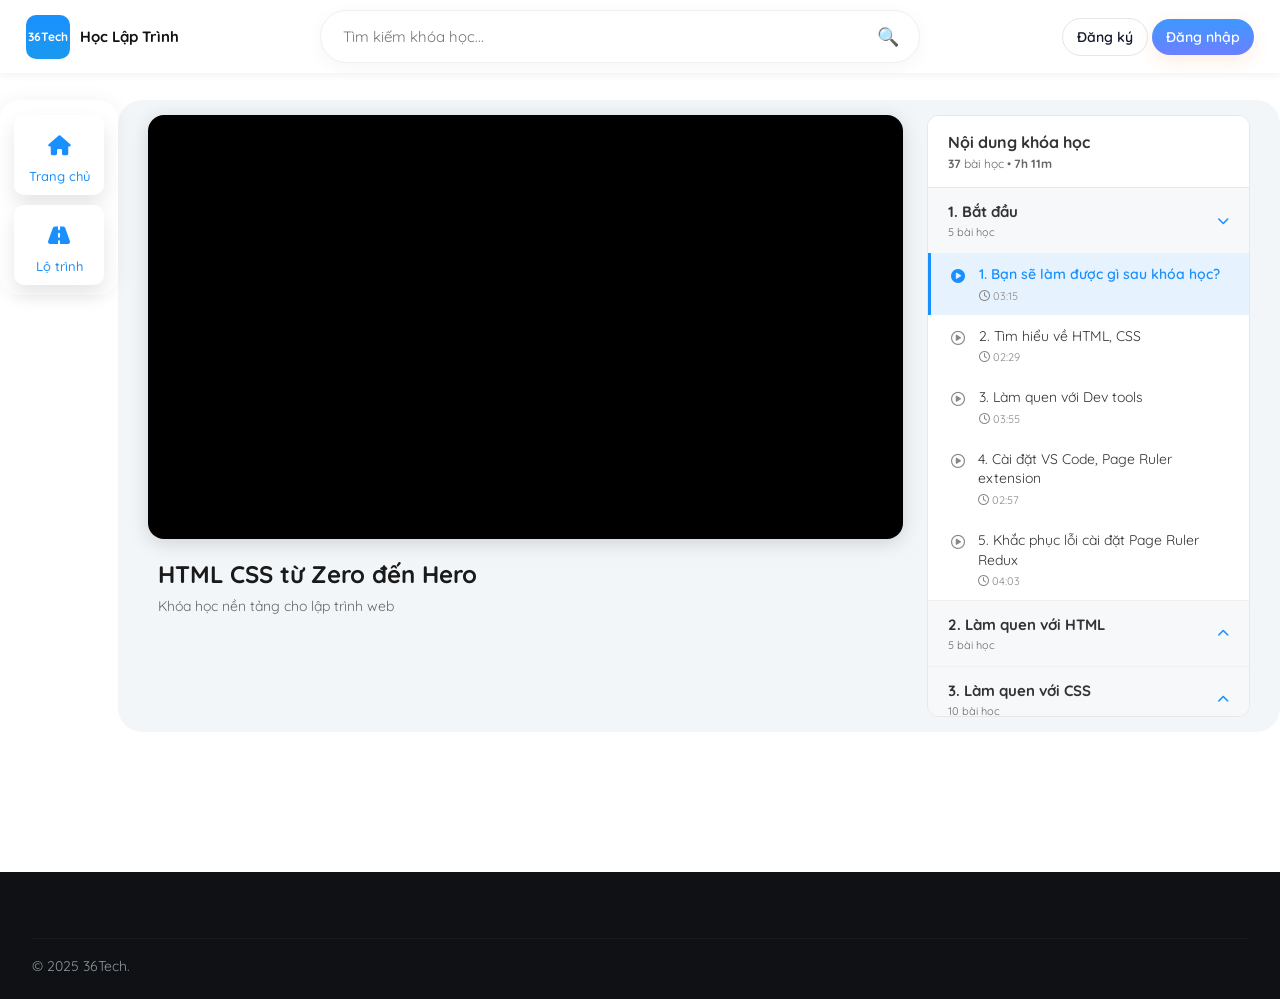
<file: public/models/course/html,css_zero_to_hero_video.html>
<!DOCTYPE html>
<html lang="vi">

<head>
    <meta charset="UTF-8">
    <meta name="viewport" content="width=device-width, initial-scale=1.0">
    <title>HTML CSS từ Zero đến Hero | Xem Video</title>

    <link rel="stylesheet" href="../../assets/css/index.css">
    <link rel="stylesheet" href="style_video.css">

    <link rel="stylesheet" href="https://cdnjs.cloudflare.com/ajax/libs/font-awesome/6.4.0/css/all.min.css">
    <link href="https://fonts.googleapis.com/css2?family=Inter:wght@400;500;600&display=swap" rel="stylesheet">
</head>

<body>
    <div class="page">
        <header class="header">
            <div class="header-inner">
                <div class="header-inner-left">
                    <a href="index.html" class="logo">
                        <span class="logo-badge">36Tech</span>
                        <span class="site-title">Học Lập Trình </span>
                    </a>
                </div>
                <div class="header-inner-center">
                    <form class="search" action="#" method="get">
                        <div class="search-wrapper">
                            <input id="search-input" name="q" type="search" placeholder="Tìm kiếm khóa học..."
                                autocomplete="off">
                            <button type="submit" class="search-btn">🔍</button>
                        </div>
                    </form>
                </div>
                <div class="header-inner-right">
                    <nav class="auth">
                        <a class="btn btn-ghost" href="#">Đăng ký</a>
                        <a class="btn btn-primary" href="#">Đăng nhập</a>
                    </nav>
                </div>
            </div>
        </header>

        <main class="main">
            <div class="main-left">
                <div class="main-left-btn">
                    <a href="index.html" style="text-decoration: none; color: inherit;">
                        <button class="btn-home">
                            <i style="font-size: 20px;" class="fa-solid fa-house"></i>
                            <p style="font-weight: 500;margin-top: 6px;">Trang chủ</p>
                        </button>
                    </a>
                </div>
                <div class="main-left-btn">
                    <button class="btn-road">
                        <i style="font-size: 20px;" class="fa-solid fa-road"></i>
                        <p style="font-weight: 500;margin-top: 6px;">Lộ trình</p>
                    </button>
                </div>
            </div>

            <div class="main-right">
                <div class="video-column">
                    <div class="video-wrapper">
                        <iframe id="main-video" src="https://www.youtube.com/embed/r6GWbQL-qwA?si=G94zsTHlXy1GcNtG"
                            title="YouTube video player" frameborder="0"
                            allow="accelerometer; autoplay; clipboard-write; encrypted-media; gyroscope; picture-in-picture; web-share"
                            allowfullscreen></iframe>
                    </div>
                    <div class="video-info">
                        <h1 class="video-title" id="video-title">HTML CSS từ Zero đến Hero</h1>
                        <p class="video-desc">Khóa học nền tảng cho lập trình web</p>
                    </div>
                </div>

                <div class="playlist-column">
                    <div class="curriculum-header">
                        <h3>Nội dung khóa học</h3>
                        <div class="course-stats">
                            <span><strong>37</strong> bài học</span> • <span><strong>7h 11m</strong></span>
                        </div>
                    </div>

                    <div class="curriculum-list scroll-bar">

                        <div class="accordion-item">
                            <div class="list_title active-chapter" onclick="toggleDropdown(this)">
                                <div class="title-text">
                                    <strong class="chapter-name">1. Bắt đầu</strong>
                                    <span class="lesson-count">5 bài học</span>
                                </div>
                                <i class="fa-solid fa-chevron-down icon-toggle"></i>
                            </div>
                            <ul class="dropdown" style="display: block;">
                                <li class="lesson-item active"
                                    onclick="changeVideo(this, 'R6plN3FvzFY?si=HqW2lwNsYdVDTCNi', '1. Bạn sẽ làm được gì sau khóa học?')">
                                    <div class="lesson-info">
                                        <i class="fa-solid fa-circle-play status-icon"></i>
                                        <div class="lesson-text">
                                            <span class="lesson-name">1. Bạn sẽ làm được gì sau khóa học?</span>
                                            <span class="lesson-time"><i class="fa-regular fa-clock"></i> 03:15</span>
                                        </div>
                                    </div>
                                </li>
                                <li class="lesson-item"
                                    onclick="changeVideo(this, 'zwsPND378OQ?si=GnbDInjoC65ZNq2V', '2. Tìm hiểu về HTML, CSS')">
                                    <div class="lesson-info">
                                        <i class="fa-regular fa-circle-play status-icon"></i>
                                        <div class="lesson-text">
                                            <span class="lesson-name">2. Tìm hiểu về HTML, CSS</span>
                                            <span class="lesson-time"><i class="fa-regular fa-clock"></i> 02:29</span>
                                        </div>
                                    </div>
                                </li>
                                <li class="lesson-item"
                                    onclick="changeVideo(this, '7BJiPyN4zZ0?si=96b6XphJwyyB92pa', '3. Làm quen với Dev tools')">
                                    <div class="lesson-info">
                                        <i class="fa-regular fa-circle-play status-icon"></i>
                                        <div class="lesson-text">
                                            <span class="lesson-name">3. Làm quen với Dev tools</span>
                                            <span class="lesson-time"><i class="fa-regular fa-clock"></i> 03:55</span>
                                        </div>
                                    </div>
                                </li>
                                <li class="lesson-item"
                                    onclick="changeVideo(this, 'ZotVkQDC6mU?si=UoYCWRm9ZwiVpHGg', '4. Cài đặt VS Code, Page Ruler extension')">
                                    <div class="lesson-info">
                                        <i class="fa-regular fa-circle-play status-icon"></i>
                                        <div class="lesson-text">
                                            <span class="lesson-name">4. Cài đặt VS Code, Page Ruler extension</span>
                                            <span class="lesson-time"><i class="fa-regular fa-clock"></i> 02:57</span>
                                        </div>
                                    </div>
                                </li>
                                <li class="lesson-item"
                                    onclick="changeVideo(this, 'Cu-NtBVeX4g?si=sjrZBJFTpPFmcjOi', '5. Khắc phục lỗi cài đặt Page Ruler Redux')">
                                    <div class="lesson-info">
                                        <i class="fa-regular fa-circle-play status-icon"></i>
                                        <div class="lesson-text">
                                            <span class="lesson-name">5. Khắc phục lỗi cài đặt Page Ruler Redux</span>
                                            <span class="lesson-time"><i class="fa-regular fa-clock"></i> 04:03</span>
                                        </div>
                                    </div>
                                </li>
                            </ul>
                        </div>

                        <div class="accordion-item">
                            <div class="list_title" onclick="toggleDropdown(this)">
                                <div class="title-text">
                                    <strong class="chapter-name">2. Làm quen với HTML</strong>
                                    <span class="lesson-count">5 bài học</span>
                                </div>
                                <i class="fa-solid fa-chevron-up icon-toggle"></i>
                            </div>
                            <ul class="dropdown">
                                <li class="lesson-item"
                                    onclick="changeVideo(this, 'LYnrFSGLCl8?si=Wy1seTnZGcpOvfp5', '6. Cấu trúc của 1 file HTML')">
                                    <div class="lesson-info">
                                        <i class="fa-regular fa-circle-play status-icon"></i>
                                        <div class="lesson-text">
                                            <span class="lesson-name">6. Cấu trúc của 1 file HTML</span>
                                            <span class="lesson-time"><i class="fa-regular fa-clock"></i> 06:20</span>
                                        </div>
                                    </div>
                                </li>
                                <li class="lesson-item"
                                    onclick="changeVideo(this, '-9_HT2Jo4IU?si=FGNvtES2GjMiAOLS', '7. Làm quen với màn thử thách')">
                                    <div class="lesson-info">
                                        <i class="fa-regular fa-circle-play status-icon"></i>
                                        <div class="lesson-text">
                                            <span class="lesson-name">7. Làm quen với màn thử thách</span>
                                            <span class="lesson-time"><i class="fa-regular fa-clock"></i> 01:00</span>
                                        </div>
                                    </div>
                                </li>
                                <li class="lesson-item"
                                    onclick="changeVideo(this, 'AzmdwZ6e_aM?si=QH5SwlZpzK20EZl4', '8. Các thẻ HTML thông dụng')">
                                    <div class="lesson-info">
                                        <i class="fa-regular fa-circle-play status-icon"></i>
                                        <div class="lesson-text">
                                            <span class="lesson-name">8. Các thẻ HTML thông dụng</span>
                                            <span class="lesson-time"><i class="fa-regular fa-clock"></i> 11:08</span>
                                        </div>
                                    </div>
                                </li>
                                <li class="lesson-item"
                                    onclick="changeVideo(this, 'UYpIh5pIkSA?si=Ex5U6m_S-FVYeTiu', '9. Attribute trong HTML là gì?')">
                                    <div class="lesson-info">
                                        <i class="fa-regular fa-circle-play status-icon"></i>
                                        <div class="lesson-text">
                                            <span class="lesson-name">9. Attribute trong HTML là gì?</span>
                                            <span class="lesson-time"><i class="fa-regular fa-clock"></i> 01:54</span>
                                        </div>
                                    </div>
                                </li>
                                <li class="lesson-item"
                                    onclick="changeVideo(this, 'TkPppGzB9ZA?si=o1K2HdD-_c4NQfmF', '10. Cách quản lý thư mục dự án')">
                                    <div class="lesson-info">
                                        <i class="fa-regular fa-circle-play status-icon"></i>
                                        <div class="lesson-text">
                                            <span class="lesson-name">10. Cách quản lý thư mục dự án</span>
                                            <span class="lesson-time"><i class="fa-regular fa-clock"></i> 11:50</span>
                                        </div>
                                    </div>
                                </li>
                            </ul>
                        </div>

                        <div class="accordion-item">
                            <div class="list_title" onclick="toggleDropdown(this)">
                                <div class="title-text">
                                    <strong class="chapter-name">3. Làm quen với CSS</strong>
                                    <span class="lesson-count">10 bài học</span>
                                </div>
                                <i class="fa-solid fa-chevron-up icon-toggle"></i>
                            </div>
                            <ul class="dropdown">
                                <li class="lesson-item"
                                    onclick="changeVideo(this, 'NsSsJTg29oE?si=jY_Nx800I0fZkX_9', '11. Sử dụng CSS trong HTML')">
                                    <div class="lesson-info">
                                        <i class="fa-regular fa-circle-play status-icon"></i>
                                        <div class="lesson-text">
                                            <span class="lesson-name">11. Sử dụng CSS trong HTML</span>
                                            <span class="lesson-time"><i class="fa-regular fa-clock"></i> 07:13</span>
                                        </div>
                                    </div>
                                </li>
                                <li class="lesson-item" onclick="changeVideo(this, '4J6d8cr0X48?si=Ih3TrAYkiPv7EpmS', '12. ID và Class')">
                                    <div class="lesson-info">
                                        <i class="fa-regular fa-circle-play status-icon"></i>
                                        <div class="lesson-text">
                                            <span class="lesson-name">12. ID và Class</span>
                                            <span class="lesson-time"><i class="fa-regular fa-clock"></i> 04:18</span>
                                        </div>
                                    </div>
                                </li>
                                <li class="lesson-item"
                                    onclick="changeVideo(this, 'hzn_VKpGdTg?si=MLdY8O4ntIRcFs-S', '13. CSS selectors cơ bản #1')">
                                    <div class="lesson-info">
                                        <i class="fa-regular fa-circle-play status-icon"></i>
                                        <div class="lesson-text">
                                            <span class="lesson-name">13. CSS selectors cơ bản #1</span>
                                            <span class="lesson-time"><i class="fa-regular fa-clock"></i> 23:09</span>
                                        </div>
                                    </div>
                                </li>
                                <li class="lesson-item"
                                    onclick="changeVideo(this, 'AgZ0PX28bnA?si=kh51FEMkbcGL_stU', '14. Độ ưu tiên trong CSS')">
                                    <div class="lesson-info">
                                        <i class="fa-regular fa-circle-play status-icon"></i>
                                        <div class="lesson-text">
                                            <span class="lesson-name">14. Độ ưu tiên trong CSS</span>
                                            <span class="lesson-time"><i class="fa-regular fa-clock"></i> 10:31</span>
                                        </div>
                                    </div>
                                </li>
                                <li class="lesson-item"
                                    onclick="changeVideo(this, 'x9fnxVTkpP4?si=46-2fLWNmQhYKy2R', '15. Sử dụng biến trong CSS')">
                                    <div class="lesson-info">
                                        <i class="fa-regular fa-circle-play status-icon"></i>
                                        <div class="lesson-text">
                                            <span class="lesson-name">15. Sử dụng biến trong CSS</span>
                                            <span class="lesson-time"><i class="fa-regular fa-clock"></i> 03:48</span>
                                        </div>
                                    </div>
                                </li>
                                <li class="lesson-item"
                                    onclick="changeVideo(this, 'pcUiTt6eBk0?si=-J0__K-knFKtgnD8', '16. Các đơn vị trong CSS')">
                                    <div class="lesson-info">
                                        <i class="fa-regular fa-circle-play status-icon"></i>
                                        <div class="lesson-text">
                                            <span class="lesson-name">16. Các đơn vị trong CSS</span>
                                            <span class="lesson-time"><i class="fa-regular fa-clock"></i> 10:56</span>
                                        </div>
                                    </div>
                                </li>
                                <li class="lesson-item"
                                    onclick="changeVideo(this, 'LZfoRgIYw2s?si=PGBp0VNHAZ0ew3JN', '17. Một số hàm trong CSS')">
                                    <div class="lesson-info">
                                        <i class="fa-regular fa-circle-play status-icon"></i>
                                        <div class="lesson-text">
                                            <span class="lesson-name">17. Một số hàm trong CSS</span>
                                            <span class="lesson-time"><i class="fa-regular fa-clock"></i> 06:14</span>
                                        </div>
                                    </div>
                                </li>
                                <li class="lesson-item"
                                    onclick="changeVideo(this, 'zEJiYc-SvWs?si=ibLAAtribkQ5FEkW', '18. Pseudo classes trong CSS')">
                                    <div class="lesson-info">
                                        <i class="fa-regular fa-circle-play status-icon"></i>
                                        <div class="lesson-text">
                                            <span class="lesson-name">18. Pseudo classes trong CSS</span>
                                            <span class="lesson-time"><i class="fa-regular fa-clock"></i> 03:43</span>
                                        </div>
                                    </div>
                                </li>
                                <li class="lesson-item"
                                    onclick="changeVideo(this, 'QuBLHCT7fuM?si=SGVd3j1VPt77b3fy', '19. Pseudo elements trong CSS')">
                                    <div class="lesson-info">
                                        <i class="fa-regular fa-circle-play status-icon"></i>
                                        <div class="lesson-text">
                                            <span class="lesson-name">19. Pseudo elements trong CSS</span>
                                            <span class="lesson-time"><i class="fa-regular fa-clock"></i> 06:15</span>
                                        </div>
                                    </div>
                                </li>
                                <li class="lesson-item"
                                    onclick="changeVideo(this, 'BpEyoVI3erw?si=fyK4ho4nponiLe68', '20. Thực hành sử dụng pseudo elements')">
                                    <div class="lesson-info">
                                        <i class="fa-regular fa-circle-play status-icon"></i>
                                        <div class="lesson-text">
                                            <span class="lesson-name">20. Thực hành sử dụng pseudo elements</span>
                                            <span class="lesson-time"><i class="fa-regular fa-clock"></i> 04:19</span>
                                        </div>
                                    </div>
                                </li>
                            </ul>
                        </div>

                        <div class="accordion-item">
                            <div class="list_title" onclick="toggleDropdown(this)">
                                <div class="title-text">
                                    <strong class="chapter-name">4. Đệm, viền và khoảng lề (Box Model)</strong>
                                    <span class="lesson-count">4 bài học</span>
                                </div>
                                <i class="fa-solid fa-chevron-up icon-toggle"></i>
                            </div>
                            <ul class="dropdown">
                                <li class="lesson-item"
                                    onclick="changeVideo(this, 'aj-lD4XXr8A?si=rhABTmaHPtTU1oBo', '21. Thuộc tính padding (đệm)')">
                                    <div class="lesson-info">
                                        <i class="fa-regular fa-circle-play status-icon"></i>
                                        <div class="lesson-text">
                                            <span class="lesson-name">21. Thuộc tính padding (đệm)</span>
                                            <span class="lesson-time"><i class="fa-regular fa-clock"></i> 06:20</span>
                                        </div>
                                    </div>
                                </li>
                                <li class="lesson-item"
                                    onclick="changeVideo(this, 'VbzOimNAOxE?si=Vr4UfkD8RjuR1I1a', '22. Thuộc tính border (đường viền)')">
                                    <div class="lesson-info">
                                        <i class="fa-regular fa-circle-play status-icon"></i>
                                        <div class="lesson-text">
                                            <span class="lesson-name">22. Thuộc tính border (đường viền)</span>
                                            <span class="lesson-time"><i class="fa-regular fa-clock"></i> 06:06</span>
                                        </div>
                                    </div>
                                </li>
                                <li class="lesson-item"
                                    onclick="changeVideo(this, '8X48l0CK5_4?si=rY10hL1NH9iTuIU-', '23. Thuộc tính margin (khoảng cách lề)')">
                                    <div class="lesson-info">
                                        <i class="fa-regular fa-circle-play status-icon"></i>
                                        <div class="lesson-text">
                                            <span class="lesson-name">23. Thuộc tính margin (khoảng cách lề)</span>
                                            <span class="lesson-time"><i class="fa-regular fa-clock"></i> 05:31</span>
                                        </div>
                                    </div>
                                </li>
                                <li class="lesson-item"
                                    onclick="changeVideo(this, 'bv16wjxgV4U?si=A_Sl58TrRJZIx5xl', '24. Thuộc tính box-sizing')">
                                    <div class="lesson-info">
                                        <i class="fa-regular fa-circle-play status-icon"></i>
                                        <div class="lesson-text">
                                            <span class="lesson-name">24. Thuộc tính box-sizing</span>
                                            <span class="lesson-time"><i class="fa-regular fa-clock"></i> 05:12</span>
                                        </div>
                                    </div>
                                </li>
                            </ul>
                        </div>

                        <div class="accordion-item">
                            <div class="list_title" onclick="toggleDropdown(this)">
                                <div class="title-text">
                                    <strong class="chapter-name">5. Thuộc tính tạo nền (Background)</strong>
                                    <span class="lesson-count">6 bài học</span>
                                </div>
                                <i class="fa-solid fa-chevron-up icon-toggle"></i>
                            </div>
                            <ul class="dropdown">
                                <li class="lesson-item"
                                    onclick="changeVideo(this, 'OPz7Uz20XNQ?si=2CBTBTd-94iPFyiw', '25. Thuộc tính background-image')">
                                    <div class="lesson-info">
                                        <i class="fa-regular fa-circle-play status-icon"></i>
                                        <div class="lesson-text">
                                            <span class="lesson-name">25. Thuộc tính background-image</span>
                                            <span class="lesson-time"><i class="fa-regular fa-clock"></i> 12:47</span>
                                        </div>
                                    </div>
                                </li>
                                <li class="lesson-item"
                                    onclick="changeVideo(this, '8zsmGFNpqb4?si=lRmgJpJFr1w7FnuS', '26. Thuộc tính background-size với cover, contain')">
                                    <div class="lesson-info">
                                        <i class="fa-regular fa-circle-play status-icon"></i>
                                        <div class="lesson-text">
                                            <span class="lesson-name">26. Thuộc tính background-size với cover,
                                                contain</span>
                                            <span class="lesson-time"><i class="fa-regular fa-clock"></i> 03:17</span>
                                        </div>
                                    </div>
                                </li>
                                <li class="lesson-item"
                                    onclick="changeVideo(this, '32a_fYd5zIo?si=-Uv0AYu77Nu5IL-u', '27. Thuộc tính background-origin')">
                                    <div class="lesson-info">
                                        <i class="fa-regular fa-circle-play status-icon"></i>
                                        <div class="lesson-text">
                                            <span class="lesson-name">27. Thuộc tính background-origin</span>
                                            <span class="lesson-time"><i class="fa-regular fa-clock"></i> 02:58</span>
                                        </div>
                                    </div>
                                </li>
                                <li class="lesson-item"
                                    onclick="changeVideo(this, 'R4q66obGDjs?si=KfZyS35-z2AtP3vS', '28. Thuộc tính background-position')">
                                    <div class="lesson-info">
                                        <i class="fa-regular fa-circle-play status-icon"></i>
                                        <div class="lesson-text">
                                            <span class="lesson-name">28. Thuộc tính background-position</span>
                                            <span class="lesson-time"><i class="fa-regular fa-clock"></i> 04:15</span>
                                        </div>
                                    </div>
                                </li>
                                <li class="lesson-item"
                                    onclick="changeVideo(this, '4hf8kMSRUJI?si=_RokrmILQ8P8pLlO', '29. Cú pháp shorthand cho background')">
                                    <div class="lesson-info">
                                        <i class="fa-regular fa-circle-play status-icon"></i>
                                        <div class="lesson-text">
                                            <span class="lesson-name">29. Cú pháp "shorthand" cho background</span>
                                            <span class="lesson-time"><i class="fa-regular fa-clock"></i> 02:30</span>
                                        </div>
                                    </div>
                                </li>
                                <li class="lesson-item"
                                    onclick="changeVideo(this, 'JLGeykAYSMw?si=Ds6I7EMfoBNVAcoZ', '30. Tìm hiểu về các giá trị màu sắc trong CSS')">
                                    <div class="lesson-info">
                                        <i class="fa-regular fa-circle-play status-icon"></i>
                                        <div class="lesson-text">
                                            <span class="lesson-name">30. Tìm hiểu về các giá trị màu sắc trong CSS</span>
                                            <span class="lesson-time"><i class="fa-regular fa-clock"></i> 14:36</span>
                                        </div>
                                    </div>
                                </li>
                            </ul>
                        </div>

                        <div class="accordion-item">
                            <div class="list_title" onclick="toggleDropdown(this)">
                                <div class="title-text">
                                    <strong class="chapter-name">6. Thuộc tính vị trí (Position)</strong>
                                    <span class="lesson-count">4 bài học</span>
                                </div>
                                <i class="fa-solid fa-chevron-up icon-toggle"></i>
                            </div>
                            <ul class="dropdown">
                                <li class="lesson-item"
                                    onclick="changeVideo(this, 'h1No10BHI5Y?si=GkeVU2x7fw1CNbIG', '31. CSS position relative')">
                                    <div class="lesson-info">
                                        <i class="fa-regular fa-circle-play status-icon"></i>
                                        <div class="lesson-text">
                                            <span class="lesson-name">31. CSS position relative</span>
                                            <span class="lesson-time"><i class="fa-regular fa-clock"></i> 03:04</span>
                                        </div>
                                    </div>
                                </li>
                                <li class="lesson-item"
                                    onclick="changeVideo(this, 'Y8tX8CzWsyA?si=XqjkWPNSLu2hrPOR', '32. CSS position absolute')">
                                    <div class="lesson-info">
                                        <i class="fa-regular fa-circle-play status-icon"></i>
                                        <div class="lesson-text">
                                            <span class="lesson-name">32. CSS position absolute</span>
                                            <span class="lesson-time"><i class="fa-regular fa-clock"></i> 07:58</span>
                                        </div>
                                    </div>
                                </li>
                                <li class="lesson-item"
                                    onclick="changeVideo(this, 'jAm8wm77aTM?si=7YrOecdzz8MDy6VM', '33. CSS position fixed')">
                                    <div class="lesson-info">
                                        <i class="fa-regular fa-circle-play status-icon"></i>
                                        <div class="lesson-text">
                                            <span class="lesson-name">33. CSS position fixed</span>
                                            <span class="lesson-time"><i class="fa-regular fa-clock"></i> 03:29</span>
                                        </div>
                                    </div>
                                </li>
                                <li class="lesson-item"
                                    onclick="changeVideo(this, 'y0WuNaMgwpc?si=V15Xy4sJ2Fb58xJf', '34. CSS position sticky')">
                                    <div class="lesson-info">
                                        <i class="fa-regular fa-circle-play status-icon"></i>
                                        <div class="lesson-text">
                                            <span class="lesson-name">34. CSS position sticky</span>
                                            <span class="lesson-time"><i class="fa-regular fa-clock"></i> 03:18</span>
                                        </div>
                                    </div>
                                </li>
                            </ul>
                        </div>

                        <div class="accordion-item">
                            <div class="list_title" onclick="toggleDropdown(this)">
                                <div class="title-text">
                                    <strong class="chapter-name">7. Dựng bố cục web với Flexbox</strong>
                                    <span class="lesson-count">4 bài học</span>
                                </div>
                                <i class="fa-solid fa-chevron-up icon-toggle"></i>
                            </div>
                            <ul class="dropdown">
                                <li class="lesson-item"
                                    onclick="changeVideo(this, 'bVUN6nS82k8?si=sfS1cvrrFaUoLVIA', '35. Giới thiệu Flexbox')">
                                    <div class="lesson-info">
                                        <i class="fa-regular fa-circle-play status-icon"></i>
                                        <div class="lesson-text">
                                            <span class="lesson-name">35. Giới thiệu Flexbox</span>
                                            <span class="lesson-time"><i class="fa-regular fa-clock"></i> 05:57</span>
                                        </div>
                                    </div>
                                </li>
                                <li class="lesson-item"
                                    onclick="changeVideo(this, 'jX9KFgugpl4?si=RGEOTRv_VCxq7Osz', '36. Thuộc tính CSS trong Flexbox')">
                                    <div class="lesson-info">
                                        <i class="fa-regular fa-circle-play status-icon"></i>
                                        <div class="lesson-text">
                                            <span class="lesson-name">36. Thuộc tính CSS trong Flexbox</span>
                                            <span class="lesson-time"><i class="fa-regular fa-clock"></i> 06:26</span>
                                        </div>
                                    </div>
                                </li>
                                <li class="lesson-item"
                                    onclick="changeVideo(this, 'G19jZzK5FWI?si=R3e49Xh0Zlq87TNE', '37. Học Flexbox qua ví dụ')">
                                    <div class="lesson-info">
                                        <i class="fa-regular fa-circle-play status-icon"></i>
                                        <div class="lesson-text">
                                            <span class="lesson-name">37. Học Flexbox qua ví dụ</span>
                                            <span class="lesson-time"><i class="fa-regular fa-clock"></i> 35:04</span>
                                        </div>
                                    </div>
                                </li>
                                <li class="lesson-item"
                                    onclick="changeVideo(this, 'Ma8q2RYH5qY?si=tx6BhznrI69RHSlu', '38. Để học Flexbox tốt hơn bạn nên xem video này')">
                                    <div class="lesson-info">
                                        <i class="fa-regular fa-circle-play status-icon"></i>
                                        <div class="lesson-text">
                                            <span class="lesson-name">38. Để học Flexbox tốt hơn bạn nên xem video
                                                này</span>
                                            <span class="lesson-time"><i class="fa-regular fa-clock"></i> 14:23</span>
                                        </div>
                                    </div>
                                </li>
                            </ul>
                        </div>

                        <div class="accordion-item">
                            <div class="list_title" onclick="toggleDropdown(this)">
                                <div class="title-text">
                                    <strong class="chapter-name">8. Một số tricks và tips</strong>
                                    <span class="lesson-count">3 bài học</span>
                                </div>
                                <i class="fa-solid fa-chevron-up icon-toggle"></i>
                            </div>
                            <ul class="dropdown">
                                <li class="lesson-item"
                                    onclick="changeVideo(this, 'I2-m_kWZp_Y?si=l_xjzZf7kZ0rKptK', '39. Các cách căn giữa trong CSS')">
                                    <div class="lesson-info">
                                        <i class="fa-regular fa-circle-play status-icon"></i>
                                        <div class="lesson-text">
                                            <span class="lesson-name">39. Các cách căn giữa trong CSS</span>
                                            <span class="lesson-time"><i class="fa-regular fa-clock"></i> 16:54</span>
                                        </div>
                                    </div>
                                </li>
                                <li class="lesson-item"
                                    onclick="changeVideo(this, 'ycb6ZDgX224?si=gVZJJxeWozhTKBRX', '40. Hiển thị ảnh dự phòng khi ảnh chính lỗi')">
                                    <div class="lesson-info">
                                        <i class="fa-regular fa-circle-play status-icon"></i>
                                        <div class="lesson-text">
                                            <span class="lesson-name">40. Hiển thị ảnh dự phòng khi ảnh chính lỗi</span>
                                            <span class="lesson-time"><i class="fa-regular fa-clock"></i> 06:27</span>
                                        </div>
                                    </div>
                                </li>
                                <li class="lesson-item"
                                    onclick="changeVideo(this, 'Cgn82mchbgM?si=5BjPx_HCs8Yf3jWy', '41. Tối ưu perfomance hình ảnh với srcset')">
                                    <div class="lesson-info">
                                        <i class="fa-regular fa-circle-play status-icon"></i>
                                        <div class="lesson-text">
                                            <span class="lesson-name">41. Tối ưu perfomance hình ảnh với srcset</span>
                                            <span class="lesson-time"><i class="fa-regular fa-clock"></i> 38:46</span>
                                        </div>
                                    </div>
                                </li>
                            </ul>
                        </div>

                        <div class="accordion-item">
                            <div class="list_title" onclick="toggleDropdown(this)">
                                <div class="title-text">
                                    <strong class="chapter-name">9. Hoàn thành khóa học</strong>
                                    <span class="lesson-count">2 bài học</span>
                                </div>
                                <i class="fa-solid fa-chevron-up icon-toggle"></i>
                            </div>
                            <ul class="dropdown">
                                <li class="lesson-item"
                                    onclick="changeVideo(this, 'GJV_UJKXS1Y?si=2QEyjvcKgLvFUr-k', '42. Ứng tuyển xin việc làm')">
                                    <div class="lesson-info">
                                        <i class="fa-regular fa-circle-play status-icon"></i>
                                        <div class="lesson-text">
                                            <span class="lesson-name">42. Ứng tuyển xin việc làm</span>
                                            <span class="lesson-time"><i class="fa-regular fa-clock"></i> 12:00</span>
                                        </div>
                                    </div>
                                </li>
                                <li class="lesson-item"
                                    onclick="changeVideo(this, 'Q3YJHNT3dVo?si=WxiNV9OxbQF3kwXi', '43. Hoàn thành khóa học')">
                                    <div class="lesson-info">
                                        <i class="fa-regular fa-circle-play status-icon"></i>
                                        <div class="lesson-text">
                                            <span class="lesson-name">43. Hoàn thành khóa học</span>
                                            <span class="lesson-time"><i class="fa-regular fa-clock"></i> 01:00</span>
                                        </div>
                                    </div>
                                </li>
                            </ul>
                        </div>

                    </div>
                </div>
            </div>
        </main>

        <footer class="footer">
            <div class="footer-inner">
            </div>
            <div class="footer-bottom">
                <span>© 2025 36Tech.</span>
            </div>
        </footer>
    </div>

    <script src="scrip.js"></script>
</body>

</html>
</file>
<file: public/assets/css/index.css>
@import url("https://fonts.googleapis.com/css2?family=Quicksand&display=swap");

* {
  font-family: "Quicksand", sans-serif;
}

html,
body {
  height: 100%;
}

body {
  margin: 0;
  background-color: #ffffff;
  font-family: -apple-system, BlinkMacSystemFont, "Segoe UI", Roboto,
    "Helvetica Neue", Arial;
  color: #111;
}

/*_______________ Header _________________ */
.header {
  background: #ffffff;
  width: 100%;
  max-height: 80px;
  padding: 10px 0; /* MỚI: Thêm đệm trên dưới */
  display: flex;
  align-items: center;
  box-shadow: 0 2px 8px rgba(16, 24, 40, 0.06);
  position: fixed;
  z-index: 20;
  top: 0;
}

.header-inner {
  width: 96%;
  /* height: 75%; <-- XÓA dòng này vì không cần thiết nữa */
  display: flex;
  align-items: center;
  justify-content: space-between;
  margin: 0 auto;
  flex-wrap: wrap; /* MỚI: Quan trọng! Cho phép rớt dòng trên mobile */
}

.header-inner-left,
.header-inner-center,
.header-inner-right {
  display: flex;
  align-items: center;
}

.header-inner-left {
  gap: 12px;
  flex: 0 0 auto;
}

.header-inner-center {
  /* flex: 1 1 480px; <-- SỬA dòng này. 480px là quá cứng nhắc */
  flex: 1 1 auto; /* Co giãn tự nhiên */
  max-width: 600px; /* Giới hạn độ rộng tối đa trên desktop cho đẹp */
  justify-content: center;
  margin: 0 20px; /* Tạo khoảng cách an toàn 2 bên */
}

.header-inner-right {
  gap: 8px;
  flex: 0 0 auto;
}

/* Đảm bảo ô input tìm kiếm chiếm hết không gian của khung chứa nó */
.search,
.search-wrapper {
  width: 100%;
}

/* Logo */
.logo {
  display: inline-flex;
  align-items: center;
  text-decoration: none;
  color: inherit;
}

.logo-badge {
  display: inline-flex;
  align-items: center;
  justify-content: center;
  width: 44px;
  height: 44px;
  border-radius: 10px;
  background: linear-gradient(180deg, #1a90ff, #1a99ee);
  color: #fff;
  font-weight: 800;
  font-size: 12px;
}

.site-title {
  margin-left: 10px;
  font-weight: 700;
  color: #111;
  font-size: 15px;
}

/* Search */
.search-wrapper {
  display: flex;
  align-items: center;
  background: #fff;
  border-radius: 999px;
  padding: 8px 12px;
  border: 1px solid #eef0f2;
  box-shadow: 0 4px 18px rgba(16, 24, 40, 0.04);
}

.search input[type="search"] {
  border: none;
  outline: none;
  font-size: 15px;
  padding: 8px 10px;
  flex: 1;
  background: transparent;
}

.search-btn {
  background: transparent;
  border: none;
  font-size: 18px;
  padding: 6px 8px;
  cursor: pointer;
  color: #6b7280;
}

.search {
  width: 100%;
  display: flex;
  justify-content: center;
}

/* Buttons */
.btn {
  display: inline-block;
  padding: 9px 14px;
  border-radius: 999px;
  text-decoration: none;
  font-weight: 600;
  font-size: 14px;
}

.btn-ghost {
  background: #fff;
  border: 1px solid #e6e6e6;
  color: #111827;
}

.btn-primary {
  background: linear-gradient(180deg, #3d98ff, #6c80ff);
  color: #fff;
  box-shadow: 0 6px 18px rgba(255, 106, 0, 0.12);
  border: none;
}

/* --- Giao diện Mobile (Màn hình < 768px) --- */
@media screen and (max-width: 768px) {
  .header-inner {
    padding-bottom: 5px;
  }

  /* 1. Đẩy ô tìm kiếm xuống hàng thứ 2 */
  .header-inner-center {
    order: 3;
    width: 100%;
    flex-basis: 100%;
    margin: 15px 0 5px 0;
    max-width: none;
  }

  .header-inner-left {
    order: 1;
  }

  .header-inner-right {
    order: 2;
  }

  .site-title {
    display: none;
  }

  .auth span {
    display: none !important;
  }

  .auth .btn-primary span {
    display: none !important;
  }

  .auth .btn-primary {
    padding: 8px !important;
  }

  .header-inner-right {
    gap: 5px;
  }
}
/*_______________ Main _________________ */
main {
  display: flex;
  min-height: calc(70vh - 80px);
  padding: 100px 0;
}

/* banner */
.banner {
  width: 100%;
  overflow: hidden;
}

.slide {
  display: flex;
  align-items: center;
  justify-content: space-between;
  padding: 0px 50px;
  gap: 36px;
}

.content {
  flex: 1;
}

.image {
  flex: 1; /* Chiếm phần không gian tương đương content */
  display: flex;
  justify-content: center;
}

/* Làm ảnh linh hoạt (Responsive Image) */
.image img {
  width: 100%;
  max-width: 450px;
  height: auto;
  object-fit: cover;
}

.banner a {
  text-decoration: none;
  color: #fff;
}

.banner {
  height: 300px;
  margin-bottom: 50px;
}

.slider-container {
  max-height: 100%;
  width: 1200px;
  max-width: 100%;
  position: relative;
  overflow: hidden;
  border-radius: 15px;
  box-shadow: 0 5px 15px rgba(0, 0, 0, 0.2);
  margin: 0 auto;
}

/* --- DẢI CHỨA CÁC SLIDE --- */
.slides {
  display: flex;
  width: 100%;
  transition: transform 0.5s ease-in-out;
}

/* --- TỪNG SLIDE--- */
.slide {
  min-width: 100%;
  display: flex;
  justify-content: space-between;
  align-items: center;
  background-image: linear-gradient(to right, #8e2de2, #4a00e0);
  color: #fff;
  box-sizing: border-box;
}

.content {
  padding: 40px;
  flex: 1;
}

.image {
  display: flex;
  align-items: center;
  padding-right: 20px;
}

/* --- NÚT BẤM (PREV / NEXT) --- */
button.prev,
button.next {
  position: absolute;
  top: 50%;
  transform: translateY(-50%);
  background-color: rgba(255, 255, 255, 0.3);
  color: white;
  border: none;
  font-size: 30px;
  padding: 10px 13px;
  padding-bottom: 14px;
  cursor: pointer;
  z-index: 10;
  border-radius: 9999px;
  transition: 0.3s;
}

button.prev {
  left: 10px;
}

button.next {
  right: 10px;
}

button.prev:hover,
button.next:hover {
  background-color: rgba(255, 255, 255, 0.8);
  color: #333;
}

.cta {
  border: 2px solid #fff;
  border-radius: 25px;
  padding: 10px 20px;
  font-weight: bold;
  cursor: pointer;
  background: transparent;
  color: #fff;
  margin-top: 20px;
  transition: all 0.5s ease;
}

.slide:nth-child(1) {
  background-image: linear-gradient(to right, #8e2de2, #4a00e0);
}

.slide:nth-child(2) {
  background-image: linear-gradient(to right, #00c6ff, #0072ff);
}

.slide:nth-child(3) {
  background-image: linear-gradient(to right, #f12711, #f5af19);
}

.slide:nth-child(4) {
  background-image: linear-gradient(to right, #008705, #b1bc11);
}

.slide:nth-child(5) {
  background-image: linear-gradient(to right, #f7698f, #f82323);
}

.slide:nth-child(1) .cta:hover {
  background-color: #fff;
  color: purple;
}

.slide:nth-child(2) .cta:hover {
  background-color: #fff;
  color: #00c6ff;
}

.slide:nth-child(3) .cta:hover {
  background-color: #fff;
  color: #f12711;
}

.slide:nth-child(4) .cta:hover {
  background-color: #fff;
  color: #008705;
}

.slide:nth-child(5) .cta:hover {
  background-color: #fff;
  color: #f7698f;
}

/* end banner */

/* Main left */
.main-left {
  width: 7%;

  min-width: 90px;
  height: 100%;
  position: sticky;
  top: 100px;
  /* Cách header xa hơn chút cho thoáng */
  /* Màu nền trong suốt nhẹ */
  background-color: rgba(255, 255, 255, 0.8);
  /* Tạo bóng mờ xung quanh */
  box-shadow: 0 0 20px rgba(0, 0, 0, 0.05);
  border-radius: 20px;
  height: fit-content;
  padding-left: 14px;
  padding-right: 14px;
  padding-top: 15px;
  z-index: 10;
}

.main-left-btn button {
  position: sticky;
  text-align: center;
  width: 100%;
  height: 80px;
  border-radius: 10px;
  border: none;
  margin-bottom: 10px;
  padding-top: 10px;
  background-color: #ffffff;
  cursor: pointer;
}

.main-left-btn .btn-home {
  background-color: #ffffff;
  color: #1a90ff;
  box-shadow: 0 10px 20px rgba(0, 0, 0, 0.1);
}
.main-left-btn .btn-road {
  background-color: #ffffff;
  color: #1a90ff;
  box-shadow: 0 10px 20px rgba(0, 0, 0, 0.1);
}

.main-left-btn button:hover {
  transform: translateY(-5px);
  box-shadow: 0 10px 20px rgba(0, 0, 0, 0.1);
  color: #1a90ff;
}

.main-left-btn button i {
  font-size: 22px;
  margin-bottom: 6px;
  transition: transform 0.3s ease;
}

.main-left-btn button p {
  font-weight: 500;
  margin: 0;
  font-size: 13px;
}

/* Hiệu ứng phụ: Khi hover thì icon rung nhẹ */
.main-left-btn button:hover i {
  transform: scale(1.1);
}

/* Main right */
.main-right {
  width: 95%;
  margin: 0;
  background-color: #f3f6f9;
  padding: 15px 30px;
  border-radius: 24px;
  box-shadow: none;
  border: none;
}

.container_khoa_hoc {
  margin: 0 auto; /* Căn giữa màn hình */
  padding: 20px;
}
/* Danh sách khóa học */
.list_khoa_hoc {
  display: flex;
  flex-wrap: wrap;
  gap: 24px;
  justify-content: flex-start;
}

.card_box {
  width: 100%;
  max-width: 280px;
  display: flex;
  flex-direction: column;
  background-color: #ffffff;
  border-radius: 16px;
  box-shadow: 0 2px 8px rgba(0, 0, 0, 0.04);
  border: 1px solid rgba(0, 0, 0, 0.02);
  overflow: hidden;
  transition: all 0.3s cubic-bezier(0.25, 0.8, 0.25, 1);
  margin: 0;
}

.card_box:hover {
  transform: translateY(-8px);
  box-shadow: 0 12px 24px rgba(0, 0, 0, 0.12);
}

.info a {
  text-decoration: none;
  color: #292929;
  font-size: 17px !important;
  font-weight: 700;
  line-height: 1.4;
  display: -webkit-box;
  -webkit-line-clamp: 2;
  line-clamp: 2;
  -webkit-box-orient: vertical;
  overflow: hidden;
  text-align: left;
  justify-content: flex-start;
}

.info {
  padding: 16px;
  display: flex;
  flex-direction: column;
  gap: 10px;
}

.info a:hover {
  color: #1a90ff;
}

.btoom {
  display: flex;
  justify-content: space-between;
  color: #757575;
  font-size: 13px;
  margin-top: 8px;
  padding-top: 12px;
  border-top: 1px solid #f0f0f0;
}

.btoom p {
  margin: 0;
  display: flex;
  align-items: center;
  gap: 6px;
}

@media screen and (max-width: 1024px) {
  .list_khoa_hoc {
    grid-template-columns: repeat(3, 1fr);
  }
}

@media screen and (max-width: 768px) {
  .list_khoa_hoc {
    grid-template-columns: repeat(2, 1fr);
  }
}

@media screen and (max-width: 480px) {
  .list_khoa_hoc {
    grid-template-columns: 1fr;
  }
}
.c1 h2 {
  font-size: 22px;
  font-weight: 800;
  color: #333;
  margin-bottom: 20px;
  margin-top: 10px;
  border-left: 4px solid #1a90ff;
  /* Thêm gạch xanh bên trái tiêu đề */
  padding-left: 12px;
  line-height: 1;
}

.c1 {
  margin-bottom: 50px;
  justify-self: space-between;
}

/* Ảnh khóa học */
.img_card {
  width: 100%;
  height: 160px;
  /* Tăng chiều cao ảnh một chút */
  object-fit: cover;
  border-top-left-radius: 16px;
  border-top-right-radius: 16px;
  /* Thêm hiệu ứng zoom nhẹ ảnh khi hover */
  transition: transform 0.5s ease;
}

.card_box:hover .img_card {
  transform: scale(1.05);
}

/*_______________Footer____________________ */
.footer {
  background-color: #0f1114;
  color: #cbd5db;
  padding: 48px 0 24px;
  font-size: 15px;
}

.footer-inner {
  width: 95%;
  margin: 0 auto;
  display: grid;
  grid-template-columns: 320px 1fr 1fr 1fr 1fr;
  gap: 36px;
  align-items: start;
  display: flex;
  justify-content: space-between;
}

.footer-inner h4 {
  color: #ffffff;
  font-size: 16px;
  margin: 0 0 14px 0;
  letter-spacing: 0.2px;
}

.footer-inner p {
  color: #99a0a6;
  line-height: 1.6;
  margin: 0 0 10px 0;
}

.footer-inner ul {
  padding: 0;
  margin: 0;
  list-style: none;
}

.footer-inner ul li {
  margin: 8px 0;
}

.footer-inner a {
  color: #bfc8cd;
  text-decoration: none;
}

.footer-inner a:hover {
  color: #ffffff;
  text-decoration: underline;
}

.footer-inner > div:first-child .logo-badge {
  width: 40px;
  height: 40px;
  font-size: 14px;
  border-radius: 8px;
}

.footer-inner .social {
  display: flex;
  gap: 12px;
  align-items: center;
}

.footer-inner .social a {
  display: inline-flex;
  width: 38px;
  height: 38px;
  align-items: center;
  justify-content: center;
  border-radius: 8px;
  background: #151617;
  color: #fff;
  text-decoration: none;
}

.footer-bottom {
  width: 95%;
  margin: 18px auto 0;
  padding-top: 18px;
  border-top: 1px solid rgba(255, 255, 255, 0.04);
  display: flex;
  align-items: center;
  justify-content: space-between;
  color: #8f98a0;
  font-size: 14px;
}

.footer-bottom a {
  text-decoration: none;
  color: white;
  font-size: 30px;
}


.search-wrapper {
    position: relative;
}

/* Box kết quả */
.search-result {
    position: absolute;
    top: calc(100% + 8px);
    left: 0;
    right: 0;

    background: #ffffff;
    border-radius: 16px;

    box-shadow: 0 12px 32px rgba(16, 24, 40, 0.12);
    border: 1px solid rgba(0, 0, 0, 0.04);

    overflow: hidden;
    display: none;
    z-index: 999;
}

/* Item */
.search-result-item {
    padding: 14px 18px;
    font-size: 15px;
    font-weight: 600;
    color: #292929;

    cursor: pointer;
    transition: all 0.2s ease;
}

/* Hover giống card */
.search-result-item:hover {
    background-color: #f3f6f9;
    color: #1a90ff;
}

/* Không tìm thấy */
.search-empty {
    padding: 16px;
    text-align: center;
    font-size: 14px;
    color: #6b7280;
}


/* Search item có ảnh */
.search-result-item {
    display: flex;
    align-items: center;
    gap: 14px;
    text-decoration: none;
}

/* Ảnh khóa học trong search */
.search-result-item img {
    width: 48px;
    height: 32px;
    object-fit: cover;
    border-radius: 6px;
    flex-shrink: 0;
}

/* Text */
.search-result-item span {
    font-size: 15px;
    font-weight: 600;
    color: #292929;
}

.search-result-item:hover span {
    color: #1a90ff;
}
</file>
<file: public/test/video_khoa__hoc/style_video.css>
/* Layout chung cho phần main bên phải */
.main-right {
    display: grid;
    grid-template-columns: 2.8fr 1.2fr;
    gap: 24px;
    width: 94%;
    margin: 0 auto;
    font-family: 'Inter', sans-serif;
    color: #333;
    margin-bottom: 40px;
}

/* ============ CỘT TRÁI: VIDEO ============ */
.video-column {
    display: flex;
    flex-direction: column;
    gap: 20px;
}

/* Kỹ thuật responsive video 16:9 */
.video-wrapper {
    position: relative;
    width: 100%;
    padding-bottom: 56.25%;
    /* Tỉ lệ 16:9 */
    background: #000;
    border-radius: 16px;
    overflow: hidden;
    box-shadow: 0 4px 20px rgba(0, 0, 0, 0.15);
}

.video-wrapper iframe {
    position: absolute;
    top: 0;
    left: 0;
    width: 100%;
    height: 100%;
    border: none;
}

.video-info {
    padding: 0 10px;
}

.video-title {
    font-size: 24px;
    font-weight: 700;
    margin: 0 0 8px 0;
    color: #1a1a1a;
}

.video-desc {
    font-size: 14px;
    color: #666;
    margin: 0;
}

/* ============ CỘT PHẢI: PLAYLIST ============ */
.playlist-column {
    background: #fff;
    border: 1px solid #e7e7e7;
    border-radius: 12px;
    display: flex;
    flex-direction: column;
    height: fit-content;
    max-height: 600px;
    overflow: hidden;

    top: 100px;
}

.curriculum-header {
    padding: 16px 20px;
    border-bottom: 1px solid #e7e7e7;
    background-color: #fff;
}

.curriculum-header h3 {
    margin: 0 0 4px 0;
    font-size: 16px;
    font-weight: 700;
}

.course-stats {
    font-size: 12px;
    color: #666;
}

.curriculum-list {
    overflow-y: auto;
    flex: 1;
}

.curriculum-list::-webkit-scrollbar {
    width: 6px;
}

.curriculum-list::-webkit-scrollbar-thumb {
    background-color: #ccc;
    border-radius: 4px;
}

.curriculum-list::-webkit-scrollbar-track {
    background-color: #f1f1f1;
}

/* Style cho từng chương (Accordion) */
.accordion-item {
    border-bottom: 1px solid #f0f0f0;
}

.list_title {
    padding: 14px 20px;
    background: #f7f8fa;
    cursor: pointer;
    display: flex;
    justify-content: space-between;
    align-items: center;
    transition: background 0.2s;
}

.list_title:hover {
    background: #eff1f4;
}

.title-text {
    display: flex;
    flex-direction: column;
}

.chapter-name {
    font-size: 15px;
    color: #333;
    margin-bottom: 4px;
}

.list_title .lesson-count {
    font-size: 11px;
    color: #666;
    font-weight: 400;
}

.icon-toggle {
    font-size: 12px;
    color: #1a90ff;
    transition: transform 0.3s;
}

/* Style cho danh sách bài học */
.dropdown {
    list-style: none;
    padding: 0;
    margin: 0;
    display: none;
    background: #fff;
}

.lesson-item {
    padding: 12px 20px;
    cursor: pointer;
    transition: all 0.2s;
    border-left: 3px solid transparent;
}

.lesson-item:hover {
    background-color: #f0f8ff;
}

/* Trạng thái bài đang học (Active) */
.lesson-item.active {
    background-color: #e6f3ff;
    /* Xanh đậm hơn chút */
    border-left: 3px solid #1a90ff;
    /* Viền xanh bên trái */
}

.lesson-item.active .lesson-name {
    color: #1a90ff;
    font-weight: 600;
}

.lesson-info {
    display: flex;
    align-items: flex-start;
    gap: 12px;
}

.status-icon {
    font-size: 14px;
    margin-top: 4px;
    color: #888;
    width: 16px;
    /* Cố định chiều rộng icon */
}

.lesson-item.active .status-icon {
    color: #1a90ff;
    /* Icon xanh khi active */
}

/* Bài học bị khóa */
.lesson-item.locked {
    background: #f9f9f9;
    cursor: not-allowed;
    opacity: 0.7;
}

.lesson-text {
    display: flex;
    flex-direction: column;
}

.lesson-name {
    font-size: 14px;
    line-height: 1.4;
    margin-bottom: 4px;
    color: #333;
}

.lesson-time {
    font-size: 11px;
    color: #888;
}

/* RESPONSIVE: Khi màn hình nhỏ (Mobile/Tablet) */
@media (max-width: 992px) {
    .main-right-video-layout {
        grid-template-columns: 1fr;
        /* Chuyển về 1 cột */
    }

    .playlist-column {
        height: auto;
        max-height: 500px;
        /* Giới hạn chiều cao danh sách trên mobile */
    }
}
</file>
<file: public/models/content_course/style_inside.css>
@import url("https://fonts.googleapis.com/css2?family=Quicksand&display=swap");

.container_content_inside_card {
  display: flex;
  gap: 30px;
  width: 100%;
  position: relative;
  font-family: "Quicksand", sans-serif;
  color: #333;
}

/* --- CỘT TRÁI: NỘI DUNG --- */
.left_content_inside {
  flex: 1;
  min-width: 0;
}

.course-header {
  margin-bottom: 30px;
}

.course-header h1 {
  font-family: "Quicksand", sans-serif;

  font-size: 28px;
  margin-bottom: 12px;
  color: #242424;
  line-height: 1.4;
}

.course-desc {
  font-size: 15px;
  color: #555;
  line-height: 1.6;
}

.what-you-learn-box {
  border: 1px solid #eef0f2;
  padding: 24px;
  margin-bottom: 30px;
  background-color: #fff;
  border-radius: 16px;
  box-shadow: 0 2px 8px rgba(0, 0, 0, 0.02);
}

.what-you-learn-box h3 {
  margin-bottom: 20px;
  font-size: 18px;
  font-weight: 700;
  color: #333;
}

.learn-grid {
  display: grid;
  grid-template-columns: 1fr 1fr;
  /* Chia 2 cột */
  gap: 15px 30px;
}

.list_gt {
  margin: 0;
  padding: 0;
}

.list_gt li {
  list-style: none;
  font-size: 14px;
  margin-bottom: 12px;
  position: relative;
  padding-left: 25px;
  color: #444;
}

.list_gt li::before {
  content: "✔";
  color: #1a90ff;
  position: absolute;
  left: 0;
  font-weight: bold;
  font-size: 16px;
}

/* Nội dung bài học  */
.curriculum-section {
  margin-bottom: 40px;
}

.course-stats {
  margin-bottom: 15px;
  font-size: 14px;
  color: #666;
  font-weight: 500;
}

.accordion-item {
  margin-bottom: 10px;
  background: #fff;
  border: 1px solid #eef0f2;
  border-radius: 10px;
  overflow: hidden;
  transition: all 0.2s ease;
}

.accordion-item:hover {
  border-color: #dbe0e6;
}

.list_title {
  display: flex;
  justify-content: space-between;
  align-items: center;
  padding: 14px 20px;
  background-color: #fcfcfc;
  cursor: pointer;
}

.title-text {
  display: flex;
  align-items: center;
  gap: 12px;
  font-size: 15px;
  font-weight: 600;
  color: #333;
}

/* Icon cộng/trừ màu XANH */
.icon-toggle {
  color: #1a90ff;
  font-size: 14px;
  width: 15px;
}

.lesson-count {
  font-size: 13px;
  color: #888;
}

.dropdown {
  display: none;
  /* Mặc định ẩn */
  padding: 0;
  margin: 0;
  background-color: #fff;
}

.dropdown li {
  list-style: none;
  padding: 12px 20px 12px 48px;
  /* Thụt đầu dòng để so le với title */
  border-top: 1px solid #f5f5f5;
  display: flex;
  justify-content: space-between;
  font-size: 14px;
  color: #444;
  cursor: pointer;
  transition: background 0.2s;
}

.dropdown li:hover {
  background-color: #f9f9f9;
  color: #1a90ff;
  /* Hover chữ đổi màu xanh */
}

.dropdown li i {
  color: #1a90ff;
  /* Icon play màu xanh */
  margin-right: 8px;
  font-size: 12px;
  opacity: 0.7;
}

.dropdown li .time {
  color: #999;
  font-size: 12px;
}

/* Requirements */
.requirements-section h3 {
  font-size: 18px;
  margin-bottom: 15px;
}

.list_req {
  padding: 0;
}

.list_req li {
  list-style: none;
  margin-bottom: 10px;
  color: #444;
  font-size: 14px;
}

.list_req i {
  color: #1a90ff;
  /* Icon tích xanh */
  margin-right: 10px;
}

/* --- CỘT PHẢI - khoá học --- */
.right_content_wrapper {
  width: 300px;
  flex-shrink: 0;
}

.course-card {
  background: white;
  box-shadow: 0 4px 16px rgba(0, 0, 0, 0.08);
  border-radius: 16px;
  overflow: hidden;
  position: sticky;
  top: 20px;
  border: 1px solid rgba(0, 0, 0, 0.05);
}

.course-img-wrapper {
  position: relative;
  cursor: pointer;
  overflow: hidden;
  height: 170px;
}

.course-img-wrapper img {
  width: 100%;
  height: 100%;
  object-fit: cover;
  transition: transform 0.3s ease;
}

.course-img-wrapper:hover img {
  transform: scale(1.05);
}

.play-overlay {
  position: absolute;
  top: 0;
  left: 0;
  right: 0;
  bottom: 0;
  background: rgba(0, 0, 0, 0.2);
  display: flex;
  justify-content: center;
  align-items: center;
  opacity: 0;
  transition: 0.3s;
}

.course-img-wrapper:hover .play-overlay {
  opacity: 1;
}

.play-overlay i {
  color: white;
  font-size: 40px;
  background: rgba(26, 144, 255, 0.9);
  border-radius: 50%;
  width: 50px;
  height: 50px;
  display: flex;
  align-items: center;
  justify-content: center;
  box-shadow: 0 4px 10px rgba(0, 0, 0, 0.2);
}

.card-body {
  padding: 20px;
  text-align: center;
}

.price-tag {
  font-size: 26px;
  font-weight: 700;
  color: #1a90ff;
  margin-bottom: 16px;
}

.btn_buy {
  width: 100%;
  padding: 12px 0px 12px 0px;
  border: none;
  border-radius: 99px;
  background: linear-gradient(180deg, #3d98ff, #6c80ff);
  color: white;
  font-size: 16px;
  font-weight: 600;
  cursor: pointer;
  transition: all 0.2s;
  box-shadow: 0 4px 12px rgba(61, 152, 255, 0.3);
  margin-bottom: 20px;
}

a {
  text-decoration: none;
  display: inline-block;
  line-height: normal;
}

.btn_buy:hover {
  transform: translateY(-2px);
  box-shadow: 0 6px 16px rgba(61, 152, 255, 0.4);
  filter: brightness(1.05);
}

.course-features {
  padding: 0;
  text-align: left;
  margin-top: 10px;
  border-top: 1px solid #f0f0f0;
  padding-top: 15px;
}

.course-features li {
  list-style: none;
  margin-bottom: 12px;
  font-size: 13px;
  color: #555;
  display: flex;
  align-items: center;
}

.course-features li i {
  width: 24px;
  color: #333;
  font-size: 14px;
}
</file>
<file: public/models/course/style_video.css>
/* Layout chung cho phần main bên phải */
.main-right {
    display: grid;
    grid-template-columns: 2.8fr 1.2fr;
    gap: 24px;
    width: 94%;
    margin: 0 auto;
    font-family: 'Inter', sans-serif;
    color: #333;
    margin-bottom: 40px;
}

/* ============ CỘT TRÁI: VIDEO ============ */
.video-column {
    display: flex;
    flex-direction: column;
    gap: 20px;
}

/* Kỹ thuật responsive video 16:9 */
.video-wrapper {
    position: relative;
    width: 100%;
    padding-bottom: 56.25%;
    /* Tỉ lệ 16:9 */
    background: #000;
    border-radius: 16px;
    overflow: hidden;
    box-shadow: 0 4px 20px rgba(0, 0, 0, 0.15);
}

.video-wrapper iframe {
    position: absolute;
    top: 0;
    left: 0;
    width: 100%;
    height: 100%;
    border: none;
}

.video-info {
    padding: 0 10px;
}

.video-title {
    font-size: 24px;
    font-weight: 700;
    margin: 0 0 8px 0;
    color: #1a1a1a;
}

.video-desc {
    font-size: 14px;
    color: #666;
    margin: 0;
}

/* ============ CỘT PHẢI: PLAYLIST ============ */
.playlist-column {
    background: #fff;
    border: 1px solid #e7e7e7;
    border-radius: 12px;
    display: flex;
    flex-direction: column;
    height: fit-content;
    max-height: 600px;
    overflow: hidden;

    top: 100px;
}

.curriculum-header {
    padding: 16px 20px;
    border-bottom: 1px solid #e7e7e7;
    background-color: #fff;
}

.curriculum-header h3 {
    margin: 0 0 4px 0;
    font-size: 16px;
    font-weight: 700;
}

.course-stats {
    font-size: 12px;
    color: #666;
}

.curriculum-list {
    overflow-y: auto;
    flex: 1;
}

.curriculum-list::-webkit-scrollbar {
    width: 6px;
}

.curriculum-list::-webkit-scrollbar-thumb {
    background-color: #ccc;
    border-radius: 4px;
}

.curriculum-list::-webkit-scrollbar-track {
    background-color: #f1f1f1;
}

/* Style cho từng chương (Accordion) */
.accordion-item {
    border-bottom: 1px solid #f0f0f0;
}

.list_title {
    padding: 14px 20px;
    background: #f7f8fa;
    cursor: pointer;
    display: flex;
    justify-content: space-between;
    align-items: center;
    transition: background 0.2s;
}

.list_title:hover {
    background: #eff1f4;
}

.title-text {
    display: flex;
    flex-direction: column;
}

.chapter-name {
    font-size: 15px;
    color: #333;
    margin-bottom: 4px;
}

.list_title .lesson-count {
    font-size: 11px;
    color: #666;
    font-weight: 400;
}

.icon-toggle {
    font-size: 12px;
    color: #1a90ff;
    transition: transform 0.3s;
}

/* Style cho danh sách bài học */
.dropdown {
    list-style: none;
    padding: 0;
    margin: 0;
    display: none;
    background: #fff;
}

.lesson-item {
    padding: 12px 20px;
    cursor: pointer;
    transition: all 0.2s;
    border-left: 3px solid transparent;
}

.lesson-item:hover {
    background-color: #f0f8ff;
}

/* Trạng thái bài đang học (Active) */
.lesson-item.active {
    background-color: #e6f3ff;
    /* Xanh đậm hơn chút */
    border-left: 3px solid #1a90ff;
    /* Viền xanh bên trái */
}

.lesson-item.active .lesson-name {
    color: #1a90ff;
    font-weight: 600;
}

.lesson-info {
    display: flex;
    align-items: flex-start;
    gap: 12px;
}

.status-icon {
    font-size: 14px;
    margin-top: 4px;
    color: #888;
    width: 16px;
    /* Cố định chiều rộng icon */
}

.lesson-item.active .status-icon {
    color: #1a90ff;
    /* Icon xanh khi active */
}

/* Bài học bị khóa */
.lesson-item.locked {
    background: #f9f9f9;
    cursor: not-allowed;
    opacity: 0.7;
}

.lesson-text {
    display: flex;
    flex-direction: column;
}

.lesson-name {
    font-size: 14px;
    line-height: 1.4;
    margin-bottom: 4px;
    color: #333;
}

.lesson-time {
    font-size: 11px;
    color: #888;
}

/* RESPONSIVE: Khi màn hình nhỏ (Mobile/Tablet) */
@media (max-width: 992px) {
    .main-right-video-layout {
        grid-template-columns: 1fr;
        /* Chuyển về 1 cột */
    }

    .playlist-column {
        height: auto;
        max-height: 500px;
        /* Giới hạn chiều cao danh sách trên mobile */
    }
}
</file>
